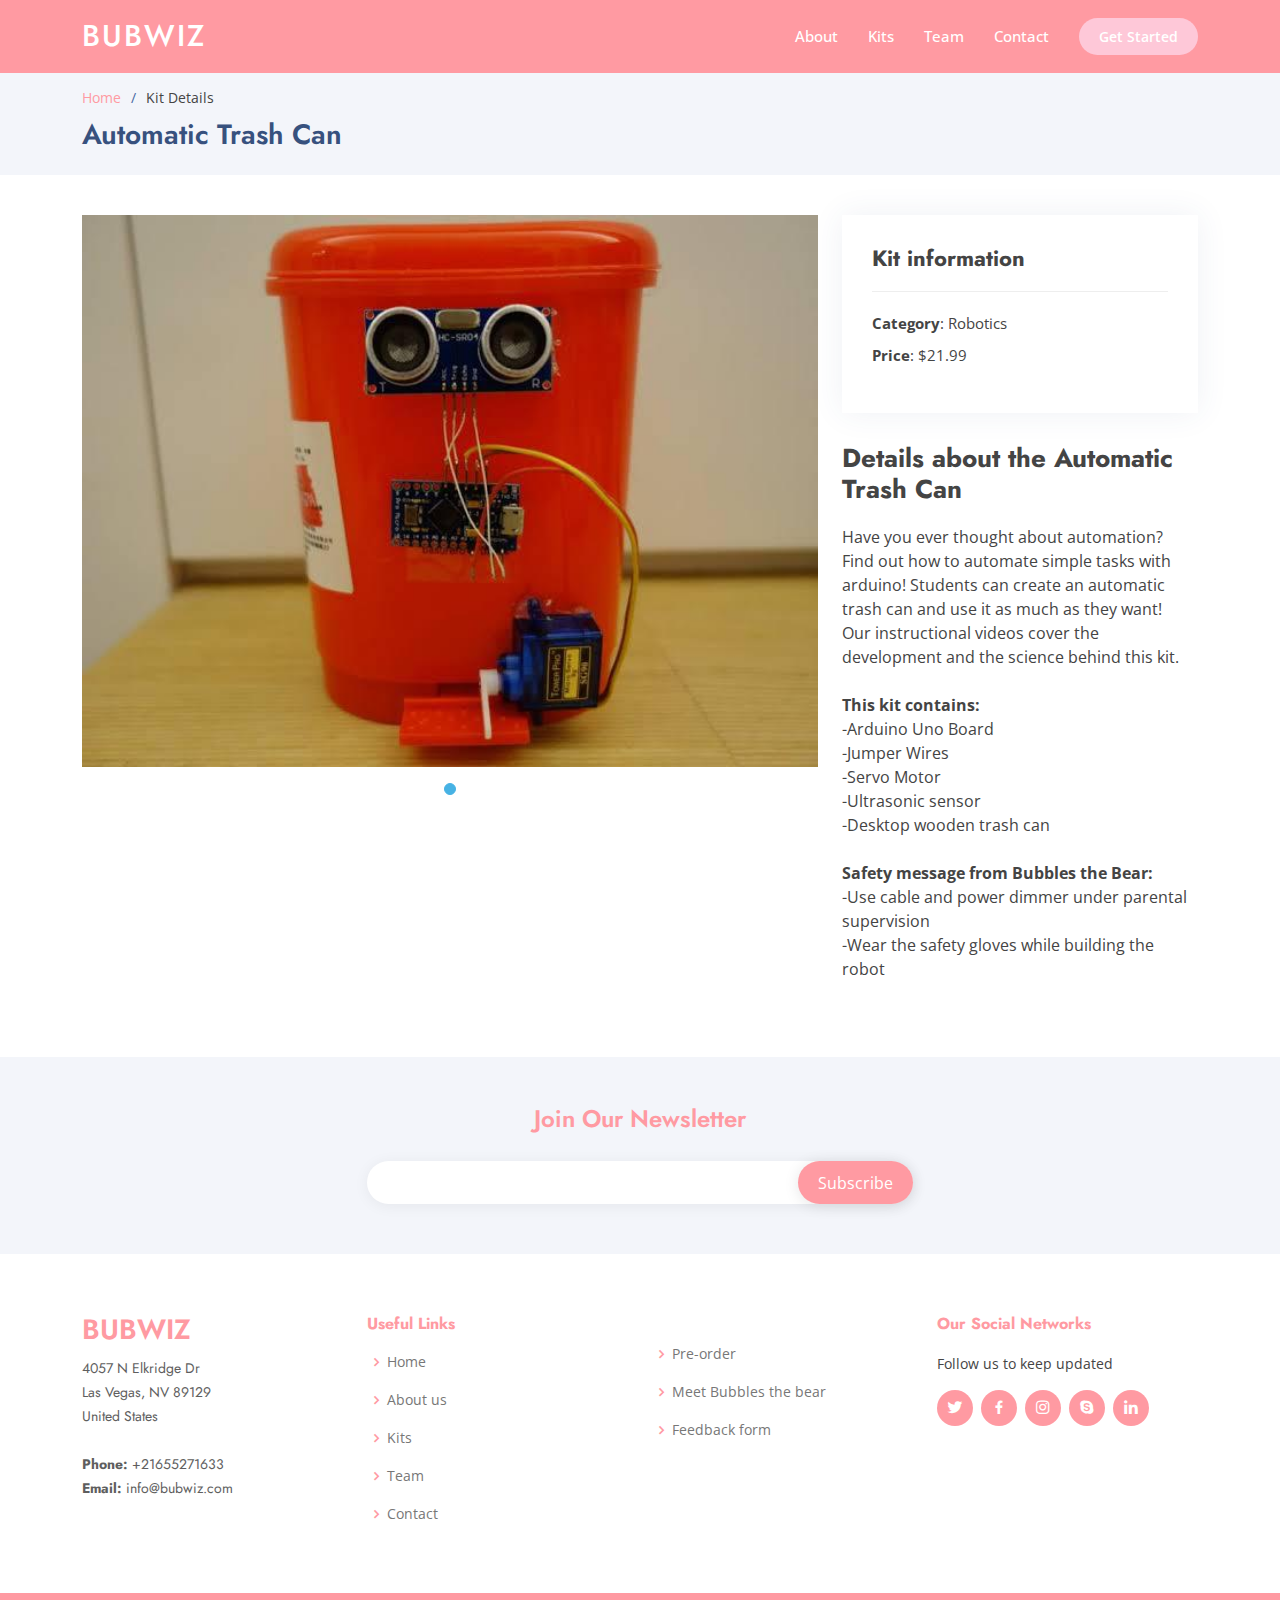
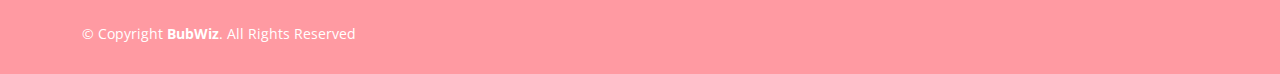
<file: auto-trash.html>
<!DOCTYPE html>
<html lang="en">

<head>
  <meta charset="utf-8">
  <meta content="width=device-width, initial-scale=1.0" name="viewport">

  <title>Automatic Trash Can - BubWiz</title>
  <meta content="" name="description">
  <meta content="" name="keywords">

  <!-- Favicons -->
  <link href="assets/img/favicon.png" rel="icon">
  <link href="assets/img/apple-touch-icon.png" rel="apple-touch-icon">

  <!-- Google Fonts -->
  <link href="https://fonts.googleapis.com/css?family=Open+Sans:300,300i,400,400i,600,600i,700,700i|Jost:300,300i,400,400i,500,500i,600,600i,700,700i|Poppins:300,300i,400,400i,500,500i,600,600i,700,700i" rel="stylesheet">

  <!-- Vendor CSS Files -->
  <link href="assets/vendor/aos/aos.css" rel="stylesheet">
  <link href="assets/vendor/bootstrap/css/bootstrap.min.css" rel="stylesheet">
  <link href="assets/vendor/bootstrap-icons/bootstrap-icons.css" rel="stylesheet">
  <link href="assets/vendor/boxicons/css/boxicons.min.css" rel="stylesheet">
  <link href="assets/vendor/glightbox/css/glightbox.min.css" rel="stylesheet">
  <link href="assets/vendor/remixicon/remixicon.css" rel="stylesheet">
  <link href="assets/vendor/swiper/swiper-bundle.min.css" rel="stylesheet">

  <!-- Template Main CSS File -->
  <link href="assets/css/style.css" rel="stylesheet">

  <!-- =======================================================
  * Template Name: Arsha - v4.3.0
  * Template URL: https://bootstrapmade.com/arsha-free-bootstrap-html-template-corporate/
  * Author: BootstrapMade.com
  * License: https://bootstrapmade.com/license/
  ======================================================== -->
</head>

<body>

  <!-- ======= Header ======= -->
  <header id="header" class="fixed-top header-inner-pages">
    <div class="container d-flex align-items-center">

      <h1 class="logo me-auto"><a href="index.html">BUBWIZ</a></h1>
      <!-- Uncomment below if you prefer to use an image logo -->
      <!-- <a href="index.html" class="logo me-auto"><img src="assets/img/logo.png" alt="" class="img-fluid"></a>-->

      <nav id="navbar" class="navbar">
        <ul>
          <li><a class="nav-link scrollto" href="#about">About</a></li>
          <li><a class="nav-link   scrollto" href="#kits">Kits</a></li>
          <li><a class="nav-link scrollto" href="#team">Team</a></li>
          <li><a class="nav-link scrollto" href="#contact">Contact</a></li>
          <li><a class="getstarted scrollto" href="#about">Get Started</a></li>
        </ul>
        <i class="bi bi-list mobile-nav-toggle"></i>
      </nav><!-- .navbar -->

    </div>
  </header><!-- End Header -->

  <main id="main">

    <!-- ======= Breadcrumbs ======= -->
    <section id="breadcrumbs" class="breadcrumbs">
      <div class="container">

        <ol>
          <li><a href="index.html">Home</a></li>
          <li>Kit Details</li>
        </ol>
        <h2>Automatic Trash Can</h2>

      </div>
    </section><!-- End Breadcrumbs -->

    <!-- ======= Portfolio Details Section ======= -->
    <section id="portfolio-details" class="portfolio-details">
      <div class="container">

        <div class="row gy-4">

          <div class="col-lg-8">
            <div class="portfolio-details-slider swiper-container">
              <div class="swiper-wrapper align-items-center">
                <div class="swiper-slide">
                  <img src="assets/img/portfolio/portfolio-3.jpg" alt="">
                </div>

              </div>
              <div class="swiper-pagination"></div>
            </div>
          </div>

          <div class="col-lg-4">
            <div class="portfolio-info">
              <h3>Kit information</h3>
              <ul>
                <li><strong>Category</strong>: Robotics</li>
                <li><strong>Price</strong>: $21.99</li>
              </ul>
            </div>
            <div class="portfolio-description">
              <h2>Details about the Automatic Trash Can</h2>
              <p>
                Have you ever thought about automation? Find out how to automate simple tasks with arduino! Students can create an automatic trash can and use it as much as they want!<br>
    Our instructional videos cover the development and the science behind this kit.<br><br>
    <strong>This kit contains:</strong> <br>
    -Arduino Uno Board <br>
    -Jumper Wires <br>
    -Servo Motor <br>
    -Ultrasonic sensor <br>
    -Desktop wooden trash can <br><br>

    <strong>Safety message from Bubbles the Bear: </strong><br>
    -Use cable and power dimmer under parental supervision <br>
    -Wear the safety gloves while building the robot <br>



              </p>
            </div>
          </div>

        </div>

      </div>
    </section><!-- End Portfolio Details Section -->

  </main><!-- End #main -->

  <!-- ======= Footer ======= -->
  <footer id="footer">

    <div class="footer-newsletter">
      <div class="container">
        <div class="row justify-content-center">
          <div class="col-lg-6">
            <h4>Join Our Newsletter</h4>
            <form action="" method="post">
              <input type="email" name="email"><input type="submit" value="Subscribe">
            </form>
          </div>
        </div>
      </div>
    </div>

    <div class="footer-top">
      <div class="container">
        <div class="row">

          <div class="col-lg-3 col-md-6 footer-contact">
            <h3>BubWiz</h3>
            <p>
            4057 N Elkridge Dr <br>
            Las Vegas, NV 89129<br>
              United States <br><br>
              <strong>Phone:</strong> +21655271633<br>
              <strong>Email:</strong> info@bubwiz.com<br>
            </p>
          </div>

          <div class="col-lg-3 col-md-6 footer-links">
            <h4>Useful Links</h4>
            <ul>
              <li><i class="bx bx-chevron-right"></i> <a href="#">Home</a></li>
              <li><i class="bx bx-chevron-right"></i> <a href="#about">About us</a></li>
              <li><i class="bx bx-chevron-right"></i> <a href="#kits">Kits</a></li>
              <li><i class="bx bx-chevron-right"></i> <a href="#team">Team</a></li>
              <li><i class="bx bx-chevron-right"></i> <a href="#contact">Contact</a></li>


            </ul>
          </div>

          <div class="col-lg-3 col-md-6 footer-links">
            <ul>
              <br>
              <li><i class="bx bx-chevron-right"></i> <a href="#">Pre-order</a></li>
              <li><i class="bx bx-chevron-right"></i> <a href="#">Meet Bubbles the bear</a></li>
              <li><i class="bx bx-chevron-right"></i> <a href="#">Feedback form</a></li>
            </ul>
          </div>

          <div class="col-lg-3 col-md-6 footer-links">
            <h4>Our Social Networks</h4>
            <p>Follow us to keep updated</p>
            <div class="social-links mt-3">
              <a href="#" class="twitter"><i class="bx bxl-twitter"></i></a>
              <a href="#" class="facebook"><i class="bx bxl-facebook"></i></a>
              <a href="#" class="instagram"><i class="bx bxl-instagram"></i></a>
              <a href="#" class="google-plus"><i class="bx bxl-skype"></i></a>
              <a href="#" class="linkedin"><i class="bx bxl-linkedin"></i></a>
            </div>
          </div>

        </div>
      </div>
    </div>

    <div class="container footer-bottom clearfix">
      <div class="copyright">
        &copy; Copyright <strong><span>BubWiz</span></strong>. All Rights Reserved
      </div>
  </footer><!-- End Footer -->

  <div id="preloader"></div>
  <a href="#" class="back-to-top d-flex align-items-center justify-content-center"><i class="bi bi-arrow-up-short"></i></a>

  <!-- Vendor JS Files -->
  <script src="assets/vendor/aos/aos.js"></script>
  <script src="assets/vendor/bootstrap/js/bootstrap.bundle.min.js"></script>
  <script src="assets/vendor/glightbox/js/glightbox.min.js"></script>
  <script src="assets/vendor/isotope-layout/isotope.pkgd.min.js"></script>
  <script src="assets/vendor/php-email-form/validate.js"></script>
  <script src="assets/vendor/swiper/swiper-bundle.min.js"></script>
  <script src="assets/vendor/waypoints/noframework.waypoints.js"></script>

  <!-- Template Main JS File -->
  <script src="assets/js/main.js"></script>

</body>

</html>
</file>
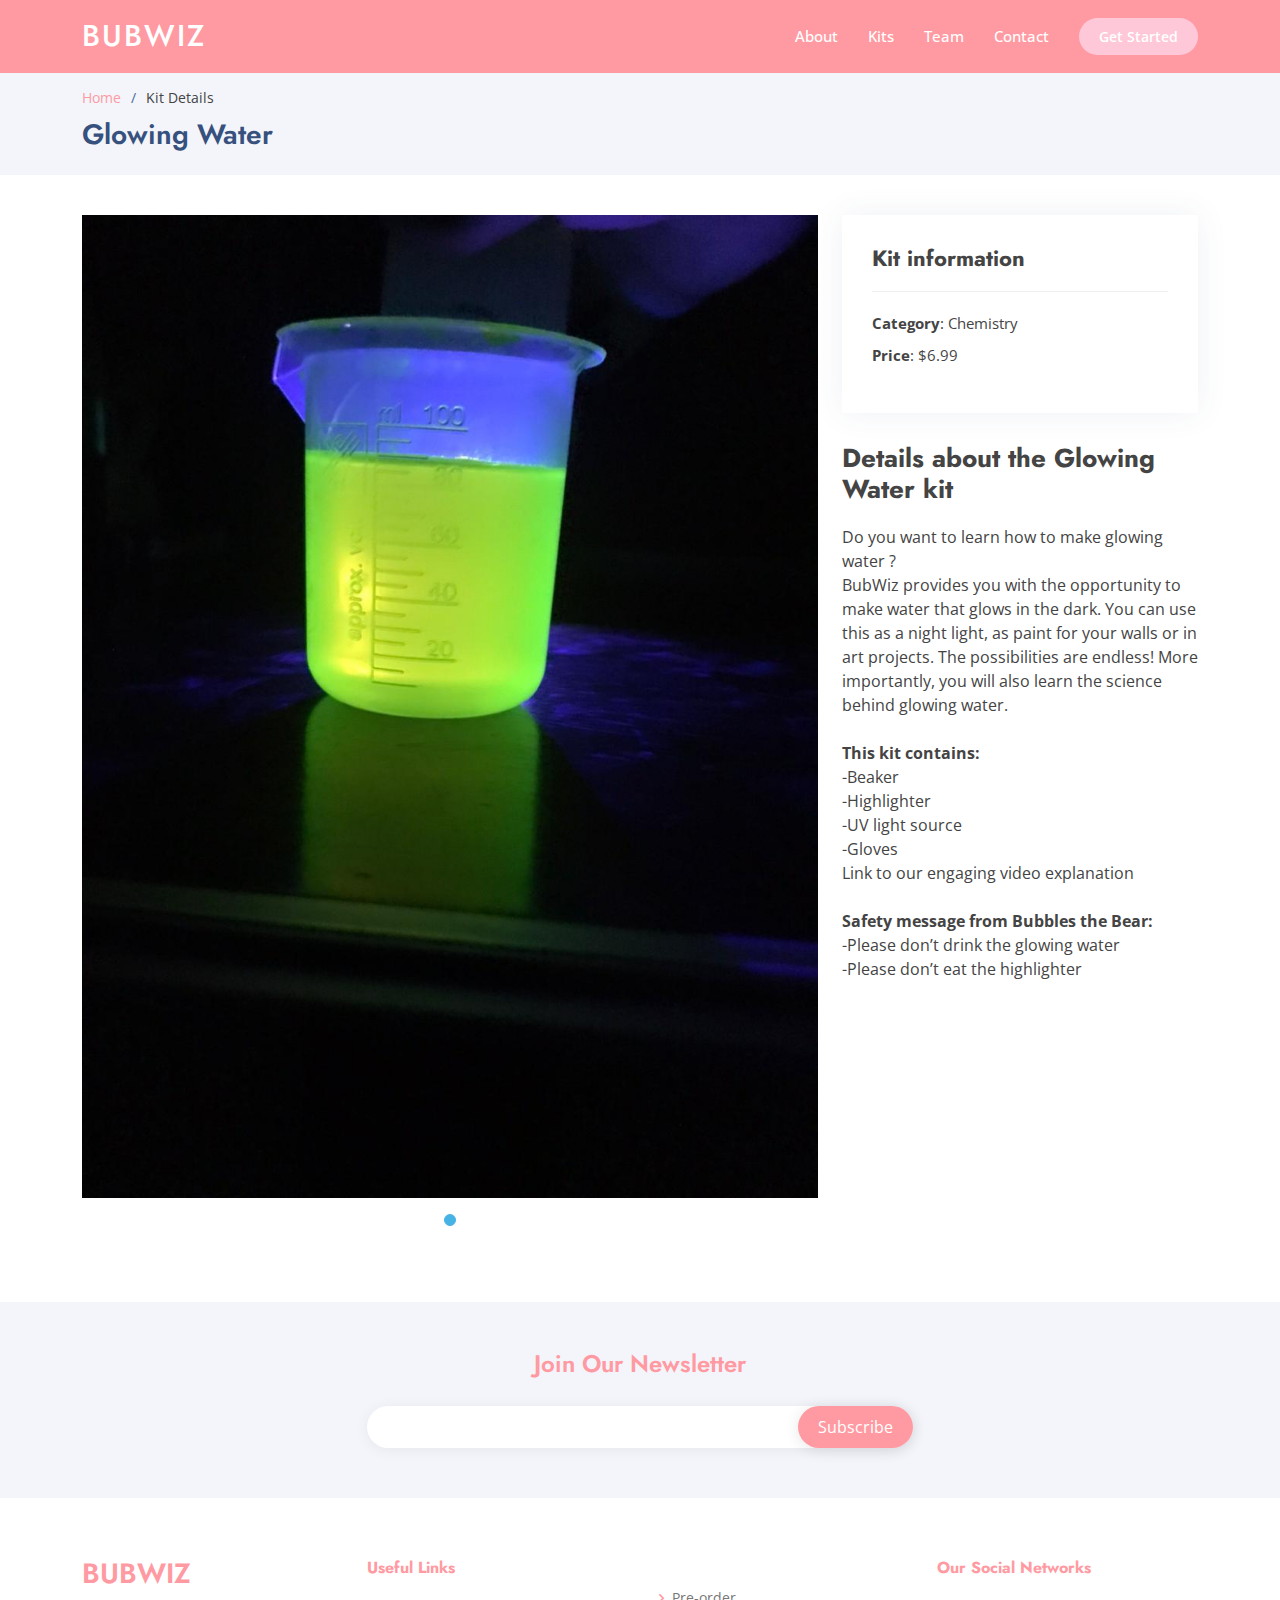
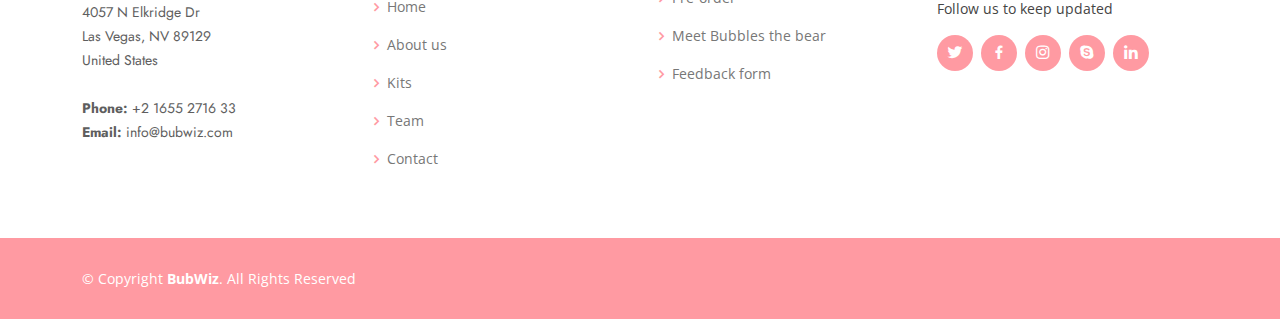
<file: glowing-water.html>
<!DOCTYPE html>
<html lang="en">

<head>
  <meta charset="utf-8">
  <meta content="width=device-width, initial-scale=1.0" name="viewport">

  <title>Glowing Water - BubWiz</title>
  <meta content="" name="description">
  <meta content="" name="keywords">

  <!-- Favicons -->
  <link href="assets/img/favicon.png" rel="icon">
  <link href="assets/img/apple-touch-icon.png" rel="apple-touch-icon">

  <!-- Google Fonts -->
  <link href="https://fonts.googleapis.com/css?family=Open+Sans:300,300i,400,400i,600,600i,700,700i|Jost:300,300i,400,400i,500,500i,600,600i,700,700i|Poppins:300,300i,400,400i,500,500i,600,600i,700,700i" rel="stylesheet">

  <!-- Vendor CSS Files -->
  <link href="assets/vendor/aos/aos.css" rel="stylesheet">
  <link href="assets/vendor/bootstrap/css/bootstrap.min.css" rel="stylesheet">
  <link href="assets/vendor/bootstrap-icons/bootstrap-icons.css" rel="stylesheet">
  <link href="assets/vendor/boxicons/css/boxicons.min.css" rel="stylesheet">
  <link href="assets/vendor/glightbox/css/glightbox.min.css" rel="stylesheet">
  <link href="assets/vendor/remixicon/remixicon.css" rel="stylesheet">
  <link href="assets/vendor/swiper/swiper-bundle.min.css" rel="stylesheet">

  <!-- Template Main CSS File -->
  <link href="assets/css/style.css" rel="stylesheet">

  <!-- =======================================================
  * Template Name: Arsha - v4.3.0
  * Template URL: https://bootstrapmade.com/arsha-free-bootstrap-html-template-corporate/
  * Author: BootstrapMade.com
  * License: https://bootstrapmade.com/license/
  ======================================================== -->
</head>

<body>

  <!-- ======= Header ======= -->
  <header id="header" class="fixed-top header-inner-pages">
    <div class="container d-flex align-items-center">

      <h1 class="logo me-auto"><a href="index.html">BUBWIZ</a></h1>
      <!-- Uncomment below if you prefer to use an image logo -->
      <!-- <a href="index.html" class="logo me-auto"><img src="assets/img/logo.png" alt="" class="img-fluid"></a>-->

      <nav id="navbar" class="navbar">
        <ul>
          <li><a class="nav-link scrollto" href="#about">About</a></li>
          <li><a class="nav-link   scrollto" href="#kits">Kits</a></li>
          <li><a class="nav-link scrollto" href="#team">Team</a></li>
          <li><a class="nav-link scrollto" href="#contact">Contact</a></li>
          <li><a class="getstarted scrollto" href="#about">Get Started</a></li>
        </ul>
        <i class="bi bi-list mobile-nav-toggle"></i>
      </nav><!-- .navbar -->

    </div>
  </header><!-- End Header -->

  <main id="main">

    <!-- ======= Breadcrumbs ======= -->
    <section id="breadcrumbs" class="breadcrumbs">
      <div class="container">

        <ol>
          <li><a href="index.html">Home</a></li>
          <li>Kit Details</li>
        </ol>
        <h2>Glowing Water</h2>

      </div>
    </section><!-- End Breadcrumbs -->

    <!-- ======= Portfolio Details Section ======= -->
    <section id="portfolio-details" class="portfolio-details">
      <div class="container">

        <div class="row gy-4">

          <div class="col-lg-8">
            <div class="portfolio-details-slider swiper-container">
              <div class="swiper-wrapper align-items-center">
                <div class="swiper-slide">
                  <img src="assets/img/portfolio/portfolio-1.jpg" alt="">
                </div>

              </div>
              <div class="swiper-pagination"></div>
            </div>
          </div>

          <div class="col-lg-4">
            <div class="portfolio-info">
              <h3>Kit information</h3>
              <ul>
                <li><strong>Category</strong>: Chemistry</li>
                <li><strong>Price</strong>: $6.99</li>
              </ul>
            </div>
            <div class="portfolio-description">
              <h2>Details about the Glowing Water kit</h2>
              <p>
                Do you want to learn how to make glowing water ? <br>
BubWiz provides you with the opportunity to make water that glows in the dark. You can use this as a night light, as paint for your walls or in art projects. The possibilities are endless! More importantly, you will also learn the science behind glowing water.
<br><br> <strong>This kit contains:</strong> <br>
-Beaker <br>
-Highlighter <br>
-UV light source  <br>
-Gloves <br>
Link to our engaging video explanation <br><br>
<strong>Safety message from Bubbles the Bear:</strong> <br>
-Please don’t drink the glowing water <br>
-Please don’t eat the highlighter

              </p>
            </div>
          </div>

        </div>

      </div>
    </section><!-- End Portfolio Details Section -->

  </main><!-- End #main -->

  <!-- ======= Footer ======= -->
  <footer id="footer">

    <div class="footer-newsletter">
      <div class="container">
        <div class="row justify-content-center">
          <div class="col-lg-6">
            <h4>Join Our Newsletter</h4>
            <form action="" method="post">
              <input type="email" name="email"><input type="submit" value="Subscribe">
            </form>
          </div>
        </div>
      </div>
    </div>

    <div class="footer-top">
      <div class="container">
        <div class="row">

          <div class="col-lg-3 col-md-6 footer-contact">
            <h3>BubWiz</h3>
            <p>
            4057 N Elkridge Dr <br>
            Las Vegas, NV 89129<br>
              United States <br><br>
              <strong>Phone:</strong> +2 1655 2716 33<br>
              <strong>Email:</strong> info@bubwiz.com<br>
            </p>
          </div>

          <div class="col-lg-3 col-md-6 footer-links">
            <h4>Useful Links</h4>
            <ul>
              <li><i class="bx bx-chevron-right"></i> <a href="#">Home</a></li>
              <li><i class="bx bx-chevron-right"></i> <a href="#about">About us</a></li>
              <li><i class="bx bx-chevron-right"></i> <a href="#kits">Kits</a></li>
              <li><i class="bx bx-chevron-right"></i> <a href="#team">Team</a></li>
              <li><i class="bx bx-chevron-right"></i> <a href="#contact">Contact</a></li>


            </ul>
          </div>

          <div class="col-lg-3 col-md-6 footer-links">
            <ul>
              <br>
              <li><i class="bx bx-chevron-right"></i> <a href="#">Pre-order</a></li>
              <li><i class="bx bx-chevron-right"></i> <a href="#">Meet Bubbles the bear</a></li>
              <li><i class="bx bx-chevron-right"></i> <a href="#">Feedback form</a></li>
            </ul>
          </div>

          <div class="col-lg-3 col-md-6 footer-links">
            <h4>Our Social Networks</h4>
            <p>Follow us to keep updated</p>
            <div class="social-links mt-3">
              <a href="#" class="twitter"><i class="bx bxl-twitter"></i></a>
              <a href="#" class="facebook"><i class="bx bxl-facebook"></i></a>
              <a href="#" class="instagram"><i class="bx bxl-instagram"></i></a>
              <a href="#" class="google-plus"><i class="bx bxl-skype"></i></a>
              <a href="#" class="linkedin"><i class="bx bxl-linkedin"></i></a>
            </div>
          </div>

        </div>
      </div>
    </div>

    <div class="container footer-bottom clearfix">
      <div class="copyright">
        &copy; Copyright <strong><span>BubWiz</span></strong>. All Rights Reserved
      </div>
  </footer><!-- End Footer -->

  <div id="preloader"></div>
  <a href="#" class="back-to-top d-flex align-items-center justify-content-center"><i class="bi bi-arrow-up-short"></i></a>

  <!-- Vendor JS Files -->
  <script src="assets/vendor/aos/aos.js"></script>
  <script src="assets/vendor/bootstrap/js/bootstrap.bundle.min.js"></script>
  <script src="assets/vendor/glightbox/js/glightbox.min.js"></script>
  <script src="assets/vendor/isotope-layout/isotope.pkgd.min.js"></script>
  <script src="assets/vendor/php-email-form/validate.js"></script>
  <script src="assets/vendor/swiper/swiper-bundle.min.js"></script>
  <script src="assets/vendor/waypoints/noframework.waypoints.js"></script>

  <!-- Template Main JS File -->
  <script src="assets/js/main.js"></script>

</body>

</html>
</file>
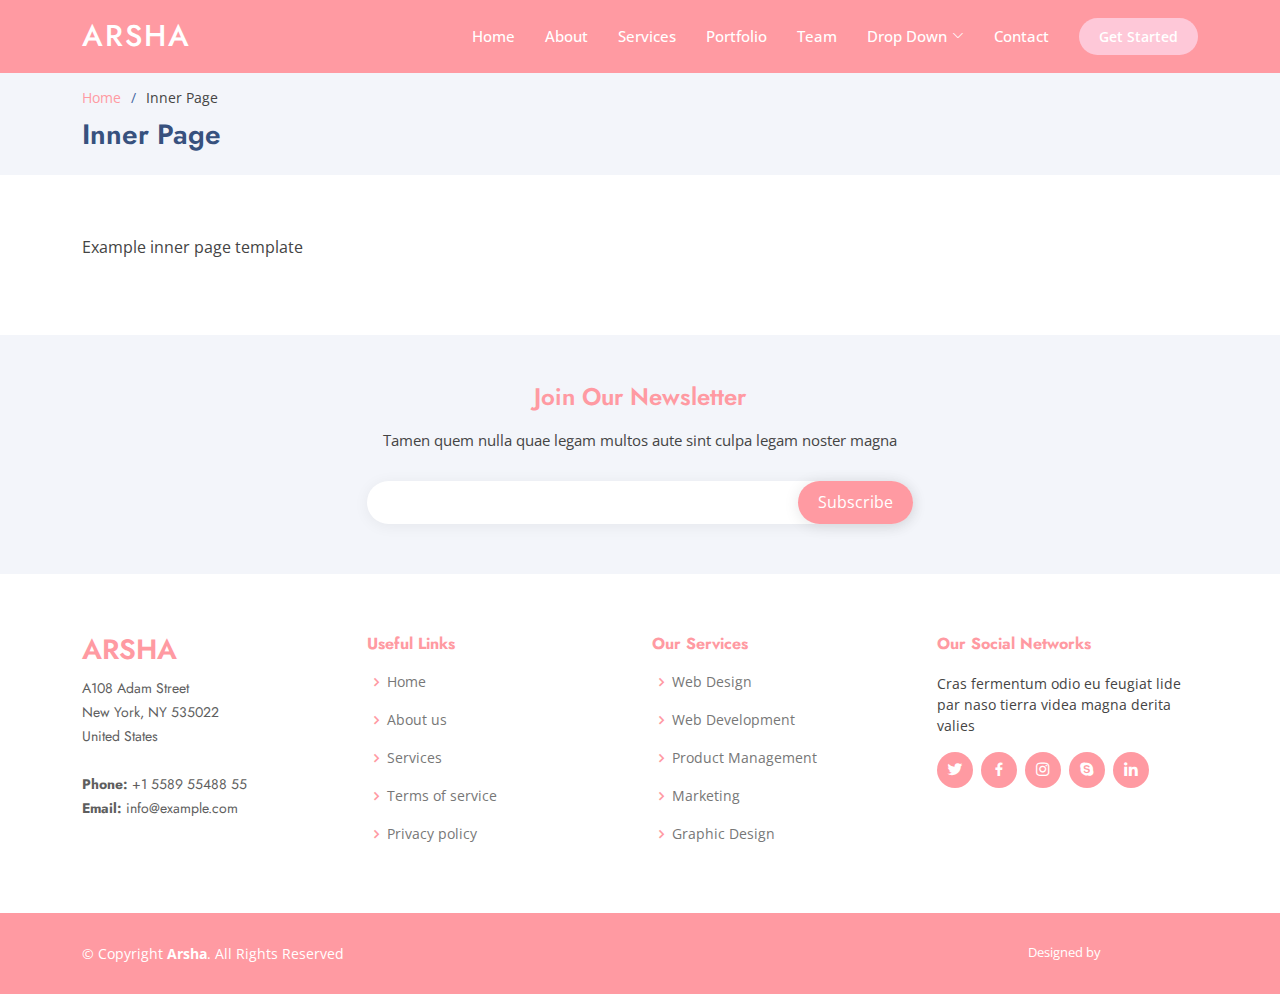
<file: inner-page.html>
<!DOCTYPE html>
<html lang="en">

<head>
  <meta charset="utf-8">
  <meta content="width=device-width, initial-scale=1.0" name="viewport">

  <title>Inner Page - Arsha Bootstrap Template</title>
  <meta content="" name="description">
  <meta content="" name="keywords">

  <!-- Favicons -->
  <link href="assets/img/favicon.png" rel="icon">
  <link href="assets/img/apple-touch-icon.png" rel="apple-touch-icon">

  <!-- Google Fonts -->
  <link href="https://fonts.googleapis.com/css?family=Open+Sans:300,300i,400,400i,600,600i,700,700i|Jost:300,300i,400,400i,500,500i,600,600i,700,700i|Poppins:300,300i,400,400i,500,500i,600,600i,700,700i" rel="stylesheet">

  <!-- Vendor CSS Files -->
  <link href="assets/vendor/aos/aos.css" rel="stylesheet">
  <link href="assets/vendor/bootstrap/css/bootstrap.min.css" rel="stylesheet">
  <link href="assets/vendor/bootstrap-icons/bootstrap-icons.css" rel="stylesheet">
  <link href="assets/vendor/boxicons/css/boxicons.min.css" rel="stylesheet">
  <link href="assets/vendor/glightbox/css/glightbox.min.css" rel="stylesheet">
  <link href="assets/vendor/remixicon/remixicon.css" rel="stylesheet">
  <link href="assets/vendor/swiper/swiper-bundle.min.css" rel="stylesheet">

  <!-- Template Main CSS File -->
  <link href="assets/css/style.css" rel="stylesheet">

  <!-- =======================================================
  * Template Name: Arsha - v4.3.0
  * Template URL: https://bootstrapmade.com/arsha-free-bootstrap-html-template-corporate/
  * Author: BootstrapMade.com
  * License: https://bootstrapmade.com/license/
  ======================================================== -->
</head>

<body>

  <!-- ======= Header ======= -->
  <header id="header" class="fixed-top header-inner-pages">
    <div class="container d-flex align-items-center">

      <h1 class="logo me-auto"><a href="index.html">Arsha</a></h1>
      <!-- Uncomment below if you prefer to use an image logo -->
      <!-- <a href="index.html" class="logo me-auto"><img src="assets/img/logo.png" alt="" class="img-fluid"></a>-->

      <nav id="navbar" class="navbar">
        <ul>
          <li><a class="nav-link scrollto " href="#hero">Home</a></li>
          <li><a class="nav-link scrollto" href="#about">About</a></li>
          <li><a class="nav-link scrollto" href="#services">Services</a></li>
          <li><a class="nav-link   scrollto" href="#portfolio">Portfolio</a></li>
          <li><a class="nav-link scrollto" href="#team">Team</a></li>
          <li class="dropdown"><a href="#"><span>Drop Down</span> <i class="bi bi-chevron-down"></i></a>
            <ul>
              <li><a href="#">Drop Down 1</a></li>
              <li class="dropdown"><a href="#"><span>Deep Drop Down</span> <i class="bi bi-chevron-right"></i></a>
                <ul>
                  <li><a href="#">Deep Drop Down 1</a></li>
                  <li><a href="#">Deep Drop Down 2</a></li>
                  <li><a href="#">Deep Drop Down 3</a></li>
                  <li><a href="#">Deep Drop Down 4</a></li>
                  <li><a href="#">Deep Drop Down 5</a></li>
                </ul>
              </li>
              <li><a href="#">Drop Down 2</a></li>
              <li><a href="#">Drop Down 3</a></li>
              <li><a href="#">Drop Down 4</a></li>
            </ul>
          </li>
          <li><a class="nav-link scrollto" href="#contact">Contact</a></li>
          <li><a class="getstarted scrollto" href="#about">Get Started</a></li>
        </ul>
        <i class="bi bi-list mobile-nav-toggle"></i>
      </nav><!-- .navbar -->

    </div>
  </header><!-- End Header -->

  <main id="main">

    <!-- ======= Breadcrumbs ======= -->
    <section id="breadcrumbs" class="breadcrumbs">
      <div class="container">

        <ol>
          <li><a href="index.html">Home</a></li>
          <li>Inner Page</li>
        </ol>
        <h2>Inner Page</h2>

      </div>
    </section><!-- End Breadcrumbs -->

    <section class="inner-page">
      <div class="container">
        <p>
          Example inner page template
        </p>
      </div>
    </section>

  </main><!-- End #main -->

  <!-- ======= Footer ======= -->
  <footer id="footer">

    <div class="footer-newsletter">
      <div class="container">
        <div class="row justify-content-center">
          <div class="col-lg-6">
            <h4>Join Our Newsletter</h4>
            <p>Tamen quem nulla quae legam multos aute sint culpa legam noster magna</p>
            <form action="" method="post">
              <input type="email" name="email"><input type="submit" value="Subscribe">
            </form>
          </div>
        </div>
      </div>
    </div>

    <div class="footer-top">
      <div class="container">
        <div class="row">

          <div class="col-lg-3 col-md-6 footer-contact">
            <h3>Arsha</h3>
            <p>
              A108 Adam Street <br>
              New York, NY 535022<br>
              United States <br><br>
              <strong>Phone:</strong> +1 5589 55488 55<br>
              <strong>Email:</strong> info@example.com<br>
            </p>
          </div>

          <div class="col-lg-3 col-md-6 footer-links">
            <h4>Useful Links</h4>
            <ul>
              <li><i class="bx bx-chevron-right"></i> <a href="#">Home</a></li>
              <li><i class="bx bx-chevron-right"></i> <a href="#">About us</a></li>
              <li><i class="bx bx-chevron-right"></i> <a href="#">Services</a></li>
              <li><i class="bx bx-chevron-right"></i> <a href="#">Terms of service</a></li>
              <li><i class="bx bx-chevron-right"></i> <a href="#">Privacy policy</a></li>
            </ul>
          </div>

          <div class="col-lg-3 col-md-6 footer-links">
            <h4>Our Services</h4>
            <ul>
              <li><i class="bx bx-chevron-right"></i> <a href="#">Web Design</a></li>
              <li><i class="bx bx-chevron-right"></i> <a href="#">Web Development</a></li>
              <li><i class="bx bx-chevron-right"></i> <a href="#">Product Management</a></li>
              <li><i class="bx bx-chevron-right"></i> <a href="#">Marketing</a></li>
              <li><i class="bx bx-chevron-right"></i> <a href="#">Graphic Design</a></li>
            </ul>
          </div>

          <div class="col-lg-3 col-md-6 footer-links">
            <h4>Our Social Networks</h4>
            <p>Cras fermentum odio eu feugiat lide par naso tierra videa magna derita valies</p>
            <div class="social-links mt-3">
              <a href="#" class="twitter"><i class="bx bxl-twitter"></i></a>
              <a href="#" class="facebook"><i class="bx bxl-facebook"></i></a>
              <a href="#" class="instagram"><i class="bx bxl-instagram"></i></a>
              <a href="#" class="google-plus"><i class="bx bxl-skype"></i></a>
              <a href="#" class="linkedin"><i class="bx bxl-linkedin"></i></a>
            </div>
          </div>

        </div>
      </div>
    </div>

    <div class="container footer-bottom clearfix">
      <div class="copyright">
        &copy; Copyright <strong><span>Arsha</span></strong>. All Rights Reserved
      </div>
      <div class="credits">
        <!-- All the links in the footer should remain intact. -->
        <!-- You can delete the links only if you purchased the pro version. -->
        <!-- Licensing information: https://bootstrapmade.com/license/ -->
        <!-- Purchase the pro version with working PHP/AJAX contact form: https://bootstrapmade.com/arsha-free-bootstrap-html-template-corporate/ -->
        Designed by <a href="https://bootstrapmade.com/">BootstrapMade</a>
      </div>
    </div>
  </footer><!-- End Footer -->

  <div id="preloader"></div>
  <a href="#" class="back-to-top d-flex align-items-center justify-content-center"><i class="bi bi-arrow-up-short"></i></a>

  <!-- Vendor JS Files -->
  <script src="assets/vendor/aos/aos.js"></script>
  <script src="assets/vendor/bootstrap/js/bootstrap.bundle.min.js"></script>
  <script src="assets/vendor/glightbox/js/glightbox.min.js"></script>
  <script src="assets/vendor/isotope-layout/isotope.pkgd.min.js"></script>
  <script src="assets/vendor/php-email-form/validate.js"></script>
  <script src="assets/vendor/swiper/swiper-bundle.min.js"></script>
  <script src="assets/vendor/waypoints/noframework.waypoints.js"></script>

  <!-- Template Main JS File -->
  <script src="assets/js/main.js"></script>

</body>

</html>
</file>
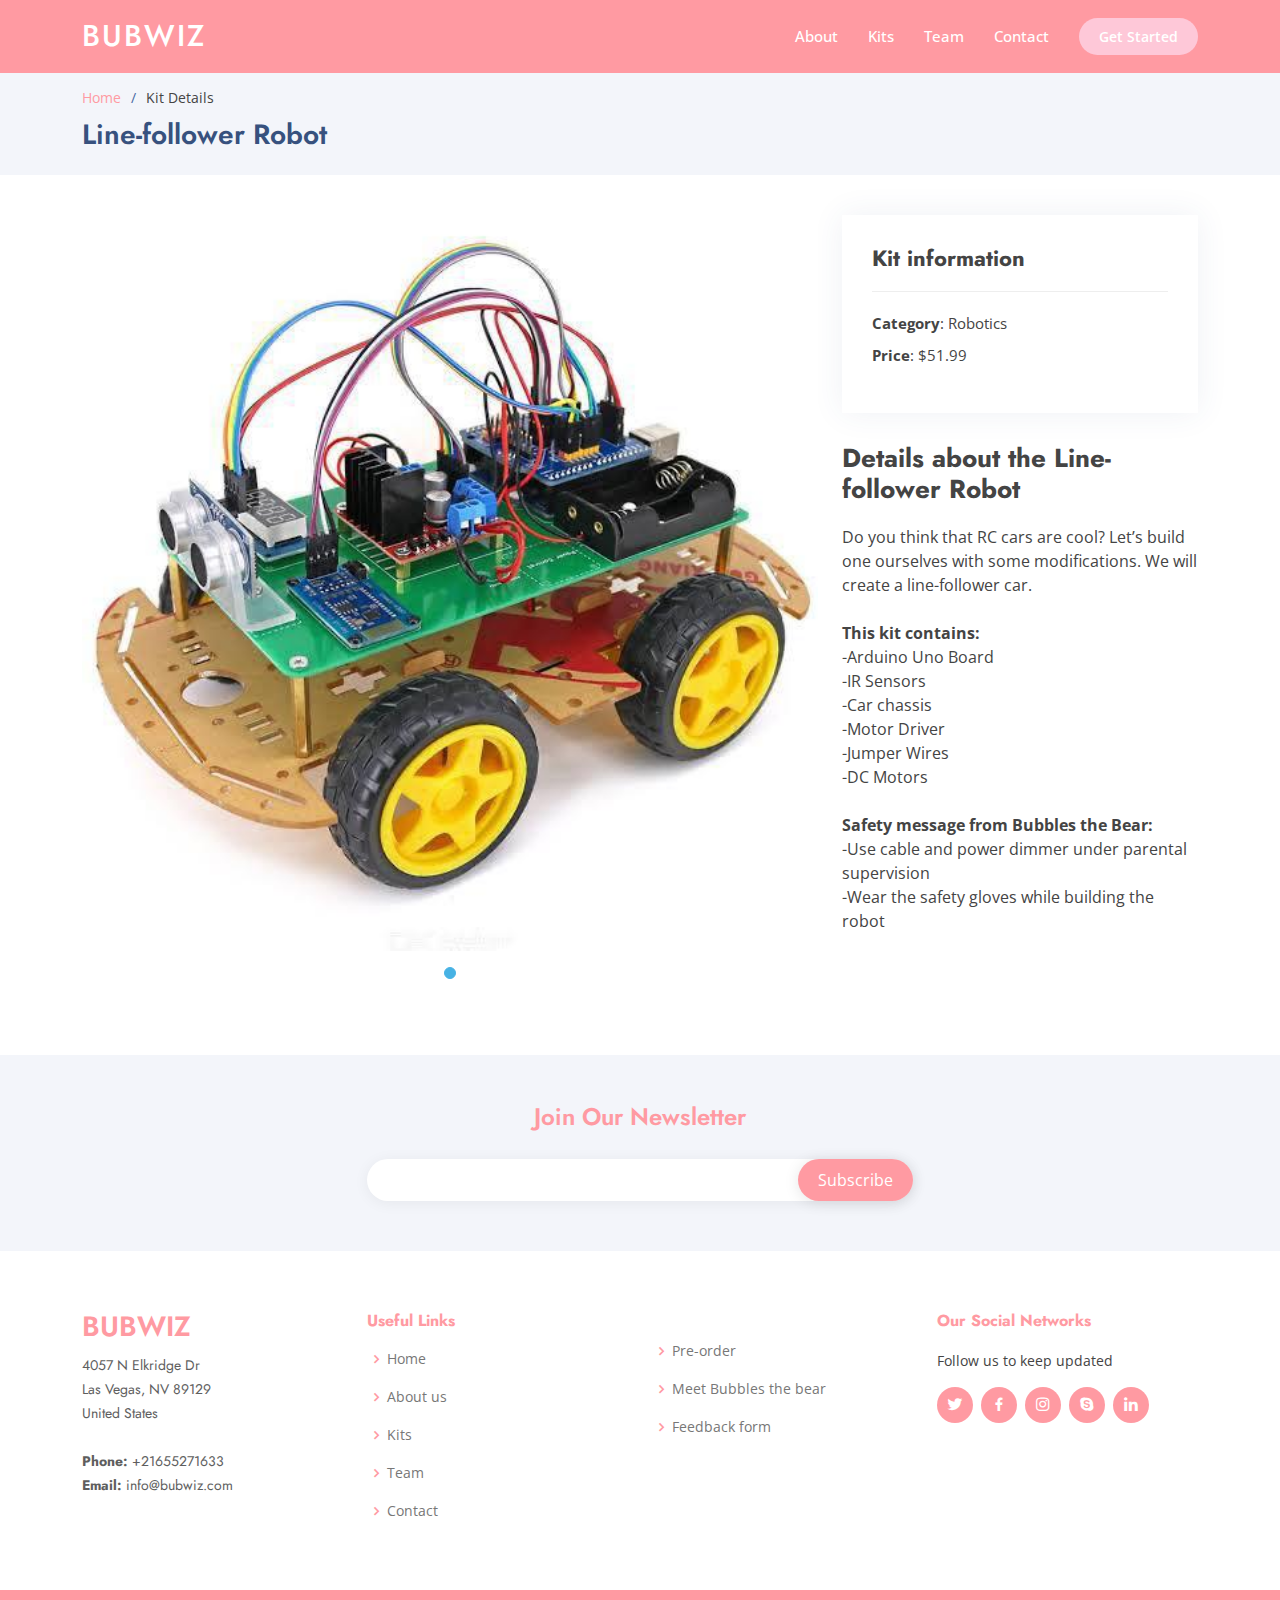
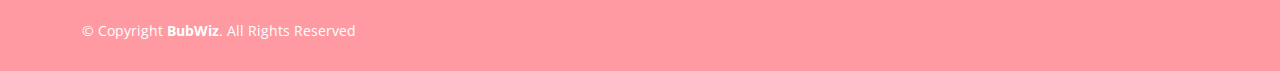
<file: line-follower.html>
<!DOCTYPE html>
<html lang="en">

<head>
  <meta charset="utf-8">
  <meta content="width=device-width, initial-scale=1.0" name="viewport">

  <title>Line-follower Robot - BubWiz</title>
  <meta content="" name="description">
  <meta content="" name="keywords">

  <!-- Favicons -->
  <link href="assets/img/favicon.png" rel="icon">
  <link href="assets/img/apple-touch-icon.png" rel="apple-touch-icon">

  <!-- Google Fonts -->
  <link href="https://fonts.googleapis.com/css?family=Open+Sans:300,300i,400,400i,600,600i,700,700i|Jost:300,300i,400,400i,500,500i,600,600i,700,700i|Poppins:300,300i,400,400i,500,500i,600,600i,700,700i" rel="stylesheet">

  <!-- Vendor CSS Files -->
  <link href="assets/vendor/aos/aos.css" rel="stylesheet">
  <link href="assets/vendor/bootstrap/css/bootstrap.min.css" rel="stylesheet">
  <link href="assets/vendor/bootstrap-icons/bootstrap-icons.css" rel="stylesheet">
  <link href="assets/vendor/boxicons/css/boxicons.min.css" rel="stylesheet">
  <link href="assets/vendor/glightbox/css/glightbox.min.css" rel="stylesheet">
  <link href="assets/vendor/remixicon/remixicon.css" rel="stylesheet">
  <link href="assets/vendor/swiper/swiper-bundle.min.css" rel="stylesheet">

  <!-- Template Main CSS File -->
  <link href="assets/css/style.css" rel="stylesheet">

  <!-- =======================================================
  * Template Name: Arsha - v4.3.0
  * Template URL: https://bootstrapmade.com/arsha-free-bootstrap-html-template-corporate/
  * Author: BootstrapMade.com
  * License: https://bootstrapmade.com/license/
  ======================================================== -->
</head>

<body>

  <!-- ======= Header ======= -->
  <header id="header" class="fixed-top header-inner-pages">
    <div class="container d-flex align-items-center">

      <h1 class="logo me-auto"><a href="index.html">BUBWIZ</a></h1>
      <!-- Uncomment below if you prefer to use an image logo -->
      <!-- <a href="index.html" class="logo me-auto"><img src="assets/img/logo.png" alt="" class="img-fluid"></a>-->

      <nav id="navbar" class="navbar">
        <ul>
          <li><a class="nav-link scrollto" href="#about">About</a></li>
          <li><a class="nav-link   scrollto" href="#kits">Kits</a></li>
          <li><a class="nav-link scrollto" href="#team">Team</a></li>
          <li><a class="nav-link scrollto" href="#contact">Contact</a></li>
          <li><a class="getstarted scrollto" href="#about">Get Started</a></li>
        </ul>
        <i class="bi bi-list mobile-nav-toggle"></i>
      </nav><!-- .navbar -->

    </div>
  </header><!-- End Header -->

  <main id="main">

    <!-- ======= Breadcrumbs ======= -->
    <section id="breadcrumbs" class="breadcrumbs">
      <div class="container">

        <ol>
          <li><a href="index.html">Home</a></li>
          <li>Kit Details</li>
        </ol>
        <h2>Line-follower Robot</h2>

      </div>
    </section><!-- End Breadcrumbs -->

    <!-- ======= Portfolio Details Section ======= -->
    <section id="portfolio-details" class="portfolio-details">
      <div class="container">

        <div class="row gy-4">

          <div class="col-lg-8">
            <div class="portfolio-details-slider swiper-container">
              <div class="swiper-wrapper align-items-center">
                <div class="swiper-slide">
                  <img src="assets/img/portfolio/portfolio-4.jpg" alt="">
                </div>

              </div>
              <div class="swiper-pagination"></div>
            </div>
          </div>

          <div class="col-lg-4">
            <div class="portfolio-info">
              <h3>Kit information</h3>
              <ul>
                <li><strong>Category</strong>: Robotics</li>
                <li><strong>Price</strong>: $51.99</li>
              </ul>
            </div>
            <div class="portfolio-description">
              <h2>Details about the Line-follower Robot</h2>
              <p>

Do you think that RC cars are cool? Let’s build one ourselves with some modifications. We will create a line-follower car. <br><br>
<strong>This kit contains:</strong> <br>
-Arduino Uno Board <br>
-IR Sensors <br>
-Car chassis <br>
-Motor Driver <br>
-Jumper Wires <br>
-DC Motors <br><br>

<strong>Safety message from Bubbles the Bear:</strong> <br>
-Use cable and power dimmer under parental supervision <br>
-Wear the safety gloves while building the robot <br>



              </p>
            </div>
          </div>

        </div>

      </div>
    </section><!-- End Portfolio Details Section -->

  </main><!-- End #main -->

  <!-- ======= Footer ======= -->
  <footer id="footer">

    <div class="footer-newsletter">
      <div class="container">
        <div class="row justify-content-center">
          <div class="col-lg-6">
            <h4>Join Our Newsletter</h4>
            <form action="" method="post">
              <input type="email" name="email"><input type="submit" value="Subscribe">
            </form>
          </div>
        </div>
      </div>
    </div>

    <div class="footer-top">
      <div class="container">
        <div class="row">

          <div class="col-lg-3 col-md-6 footer-contact">
            <h3>BubWiz</h3>
            <p>
            4057 N Elkridge Dr <br>
            Las Vegas, NV 89129<br>
              United States <br><br>
              <strong>Phone:</strong> +21655271633<br>
              <strong>Email:</strong> info@bubwiz.com<br>
            </p>
          </div>

          <div class="col-lg-3 col-md-6 footer-links">
            <h4>Useful Links</h4>
            <ul>
              <li><i class="bx bx-chevron-right"></i> <a href="#">Home</a></li>
              <li><i class="bx bx-chevron-right"></i> <a href="#about">About us</a></li>
              <li><i class="bx bx-chevron-right"></i> <a href="#kits">Kits</a></li>
              <li><i class="bx bx-chevron-right"></i> <a href="#team">Team</a></li>
              <li><i class="bx bx-chevron-right"></i> <a href="#contact">Contact</a></li>


            </ul>
          </div>

          <div class="col-lg-3 col-md-6 footer-links">
            <ul>
              <br>
              <li><i class="bx bx-chevron-right"></i> <a href="#">Pre-order</a></li>
              <li><i class="bx bx-chevron-right"></i> <a href="#">Meet Bubbles the bear</a></li>
              <li><i class="bx bx-chevron-right"></i> <a href="#">Feedback form</a></li>
            </ul>
          </div>

          <div class="col-lg-3 col-md-6 footer-links">
            <h4>Our Social Networks</h4>
            <p>Follow us to keep updated</p>
            <div class="social-links mt-3">
              <a href="#" class="twitter"><i class="bx bxl-twitter"></i></a>
              <a href="#" class="facebook"><i class="bx bxl-facebook"></i></a>
              <a href="#" class="instagram"><i class="bx bxl-instagram"></i></a>
              <a href="#" class="google-plus"><i class="bx bxl-skype"></i></a>
              <a href="#" class="linkedin"><i class="bx bxl-linkedin"></i></a>
            </div>
          </div>

        </div>
      </div>
    </div>

    <div class="container footer-bottom clearfix">
      <div class="copyright">
        &copy; Copyright <strong><span>BubWiz</span></strong>. All Rights Reserved
      </div>
  </footer><!-- End Footer -->

  <div id="preloader"></div>
  <a href="#" class="back-to-top d-flex align-items-center justify-content-center"><i class="bi bi-arrow-up-short"></i></a>

  <!-- Vendor JS Files -->
  <script src="assets/vendor/aos/aos.js"></script>
  <script src="assets/vendor/bootstrap/js/bootstrap.bundle.min.js"></script>
  <script src="assets/vendor/glightbox/js/glightbox.min.js"></script>
  <script src="assets/vendor/isotope-layout/isotope.pkgd.min.js"></script>
  <script src="assets/vendor/php-email-form/validate.js"></script>
  <script src="assets/vendor/swiper/swiper-bundle.min.js"></script>
  <script src="assets/vendor/waypoints/noframework.waypoints.js"></script>

  <!-- Template Main JS File -->
  <script src="assets/js/main.js"></script>

</body>

</html>
</file>
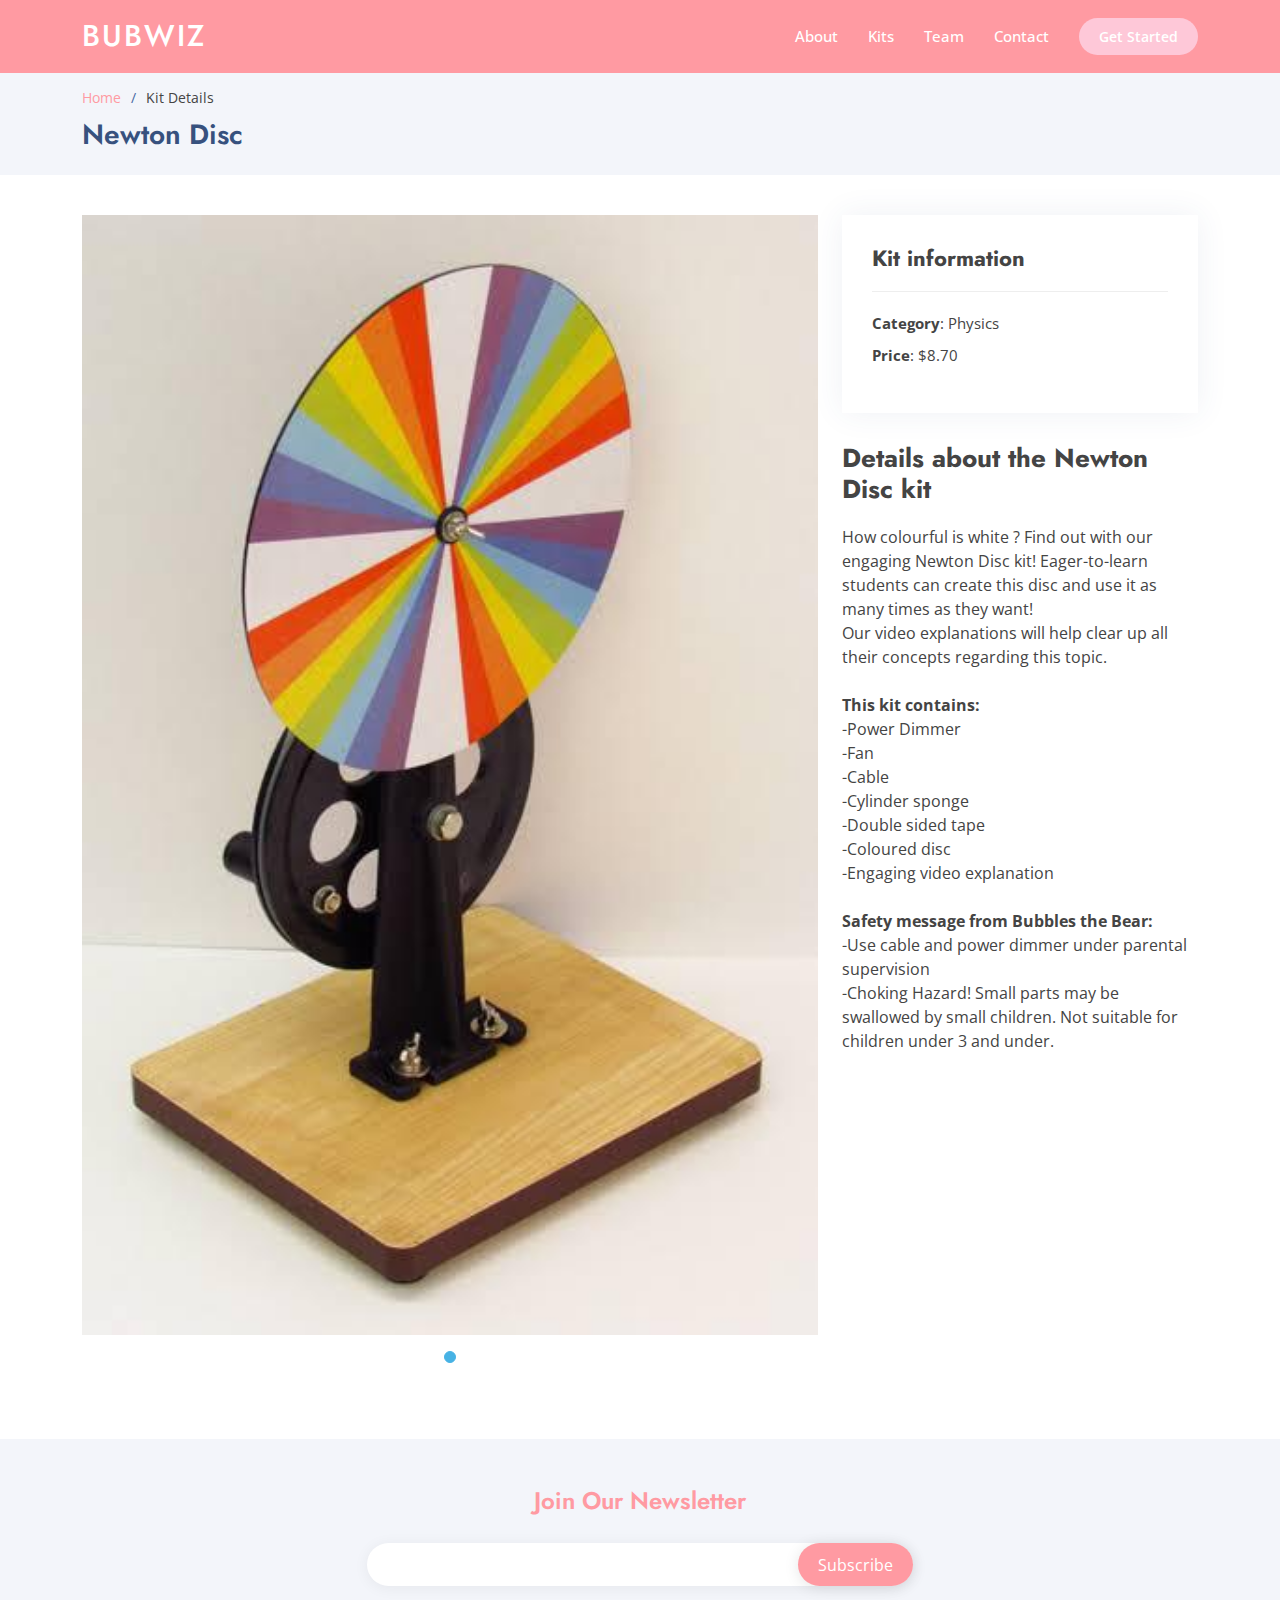
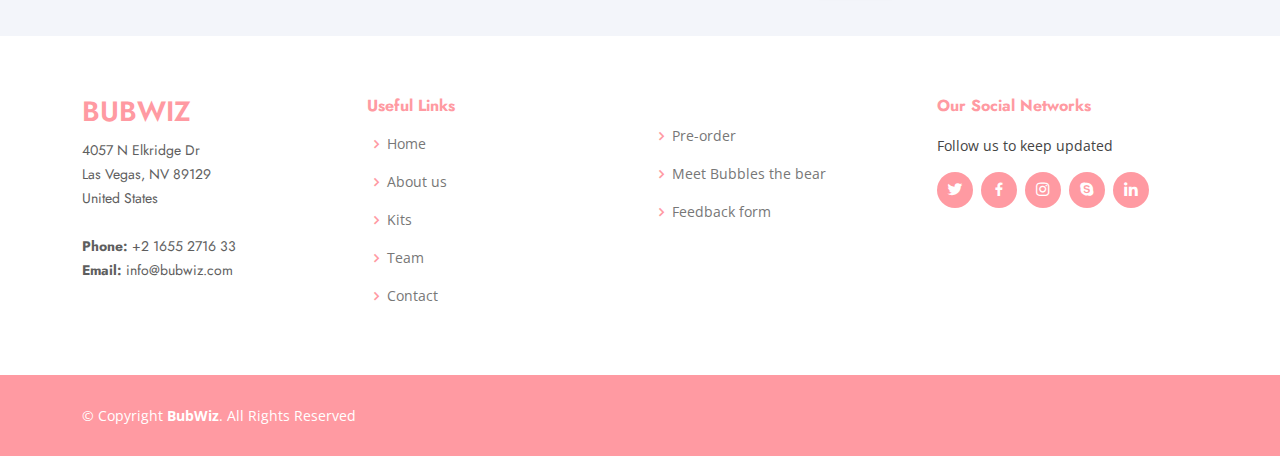
<file: newton-disc.html>
<!DOCTYPE html>
<html lang="en">

<head>
  <meta charset="utf-8">
  <meta content="width=device-width, initial-scale=1.0" name="viewport">

  <title>Newton Disc - BubWiz</title>
  <meta content="" name="description">
  <meta content="" name="keywords">

  <!-- Favicons -->
  <link href="assets/img/favicon.png" rel="icon">
  <link href="assets/img/apple-touch-icon.png" rel="apple-touch-icon">

  <!-- Google Fonts -->
  <link href="https://fonts.googleapis.com/css?family=Open+Sans:300,300i,400,400i,600,600i,700,700i|Jost:300,300i,400,400i,500,500i,600,600i,700,700i|Poppins:300,300i,400,400i,500,500i,600,600i,700,700i" rel="stylesheet">

  <!-- Vendor CSS Files -->
  <link href="assets/vendor/aos/aos.css" rel="stylesheet">
  <link href="assets/vendor/bootstrap/css/bootstrap.min.css" rel="stylesheet">
  <link href="assets/vendor/bootstrap-icons/bootstrap-icons.css" rel="stylesheet">
  <link href="assets/vendor/boxicons/css/boxicons.min.css" rel="stylesheet">
  <link href="assets/vendor/glightbox/css/glightbox.min.css" rel="stylesheet">
  <link href="assets/vendor/remixicon/remixicon.css" rel="stylesheet">
  <link href="assets/vendor/swiper/swiper-bundle.min.css" rel="stylesheet">

  <!-- Template Main CSS File -->
  <link href="assets/css/style.css" rel="stylesheet">

  <!-- =======================================================
  * Template Name: Arsha - v4.3.0
  * Template URL: https://bootstrapmade.com/arsha-free-bootstrap-html-template-corporate/
  * Author: BootstrapMade.com
  * License: https://bootstrapmade.com/license/
  ======================================================== -->
</head>

<body>

  <!-- ======= Header ======= -->
  <header id="header" class="fixed-top header-inner-pages">
    <div class="container d-flex align-items-center">

      <h1 class="logo me-auto"><a href="index.html">BUBWIZ</a></h1>
      <!-- Uncomment below if you prefer to use an image logo -->
      <!-- <a href="index.html" class="logo me-auto"><img src="assets/img/logo.png" alt="" class="img-fluid"></a>-->

      <nav id="navbar" class="navbar">
        <ul>
          <li><a class="nav-link scrollto" href="#about">About</a></li>
          <li><a class="nav-link   scrollto" href="#kits">Kits</a></li>
          <li><a class="nav-link scrollto" href="#team">Team</a></li>
          <li><a class="nav-link scrollto" href="#contact">Contact</a></li>
          <li><a class="getstarted scrollto" href="#about">Get Started</a></li>
        </ul>
        <i class="bi bi-list mobile-nav-toggle"></i>
      </nav><!-- .navbar -->

    </div>
  </header><!-- End Header -->

  <main id="main">

    <!-- ======= Breadcrumbs ======= -->
    <section id="breadcrumbs" class="breadcrumbs">
      <div class="container">

        <ol>
          <li><a href="index.html">Home</a></li>
          <li>Kit Details</li>
        </ol>
        <h2>Newton Disc</h2>

      </div>
    </section><!-- End Breadcrumbs -->

    <!-- ======= Portfolio Details Section ======= -->
    <section id="portfolio-details" class="portfolio-details">
      <div class="container">

        <div class="row gy-4">

          <div class="col-lg-8">
            <div class="portfolio-details-slider swiper-container">
              <div class="swiper-wrapper align-items-center">
                <div class="swiper-slide">
                  <img src="assets/img/portfolio/portfolio-2.jpg" alt="">
                </div>

              </div>
              <div class="swiper-pagination"></div>
            </div>
          </div>

          <div class="col-lg-4">
            <div class="portfolio-info">
              <h3>Kit information</h3>
              <ul>
                <li><strong>Category</strong>: Physics</li>
                <li><strong>Price</strong>: $8.70</li>
              </ul>
            </div>
            <div class="portfolio-description">
              <h2>Details about the Newton Disc kit</h2>
              <p>
                How colourful is white ? Find out with our engaging Newton Disc kit! Eager-to-learn students can create this disc and use it as many times as they want!
<br>Our video explanations will help clear up all their concepts regarding this topic.<br><br>

<strong>This kit contains:</strong><br>
-Power Dimmer <br>
-Fan <br>
-Cable <br>
-Cylinder sponge <br>
-Double sided tape <br>
-Coloured disc <br>
-Engaging video explanation <br><br>

<strong>Safety message from Bubbles the Bear:</strong> <br>
-Use cable and power dimmer under parental supervision <br>
-Choking Hazard! Small parts may be swallowed by small children. Not suitable for children under 3 and under.


              </p>
            </div>
          </div>

        </div>

      </div>
    </section><!-- End Portfolio Details Section -->

  </main><!-- End #main -->

  <!-- ======= Footer ======= -->
  <footer id="footer">

    <div class="footer-newsletter">
      <div class="container">
        <div class="row justify-content-center">
          <div class="col-lg-6">
            <h4>Join Our Newsletter</h4>
            <form action="" method="post">
              <input type="email" name="email"><input type="submit" value="Subscribe">
            </form>
          </div>
        </div>
      </div>
    </div>

    <div class="footer-top">
      <div class="container">
        <div class="row">

          <div class="col-lg-3 col-md-6 footer-contact">
            <h3>BubWiz</h3>
            <p>
            4057 N Elkridge Dr <br>
            Las Vegas, NV 89129<br>
              United States <br><br>
              <strong>Phone:</strong> +2 1655 2716 33<br>
              <strong>Email:</strong> info@bubwiz.com<br>
            </p>
          </div>

          <div class="col-lg-3 col-md-6 footer-links">
            <h4>Useful Links</h4>
            <ul>
              <li><i class="bx bx-chevron-right"></i> <a href="#">Home</a></li>
              <li><i class="bx bx-chevron-right"></i> <a href="#about">About us</a></li>
              <li><i class="bx bx-chevron-right"></i> <a href="#kits">Kits</a></li>
              <li><i class="bx bx-chevron-right"></i> <a href="#team">Team</a></li>
              <li><i class="bx bx-chevron-right"></i> <a href="#contact">Contact</a></li>


            </ul>
          </div>

          <div class="col-lg-3 col-md-6 footer-links">
            <ul>
              <br>
              <li><i class="bx bx-chevron-right"></i> <a href="#">Pre-order</a></li>
              <li><i class="bx bx-chevron-right"></i> <a href="#">Meet Bubbles the bear</a></li>
              <li><i class="bx bx-chevron-right"></i> <a href="#">Feedback form</a></li>
            </ul>
          </div>

          <div class="col-lg-3 col-md-6 footer-links">
            <h4>Our Social Networks</h4>
            <p>Follow us to keep updated</p>
            <div class="social-links mt-3">
              <a href="#" class="twitter"><i class="bx bxl-twitter"></i></a>
              <a href="#" class="facebook"><i class="bx bxl-facebook"></i></a>
              <a href="#" class="instagram"><i class="bx bxl-instagram"></i></a>
              <a href="#" class="google-plus"><i class="bx bxl-skype"></i></a>
              <a href="#" class="linkedin"><i class="bx bxl-linkedin"></i></a>
            </div>
          </div>

        </div>
      </div>
    </div>

    <div class="container footer-bottom clearfix">
      <div class="copyright">
        &copy; Copyright <strong><span>BubWiz</span></strong>. All Rights Reserved
      </div>
  </footer><!-- End Footer -->

  <div id="preloader"></div>
  <a href="#" class="back-to-top d-flex align-items-center justify-content-center"><i class="bi bi-arrow-up-short"></i></a>

  <!-- Vendor JS Files -->
  <script src="assets/vendor/aos/aos.js"></script>
  <script src="assets/vendor/bootstrap/js/bootstrap.bundle.min.js"></script>
  <script src="assets/vendor/glightbox/js/glightbox.min.js"></script>
  <script src="assets/vendor/isotope-layout/isotope.pkgd.min.js"></script>
  <script src="assets/vendor/php-email-form/validate.js"></script>
  <script src="assets/vendor/swiper/swiper-bundle.min.js"></script>
  <script src="assets/vendor/waypoints/noframework.waypoints.js"></script>

  <!-- Template Main JS File -->
  <script src="assets/js/main.js"></script>

</body>

</html>
</file>
<file: assets/css/style.css>
body {
  font-family: "Open Sans", sans-serif;
  color: #444444;
}

a {
  color: #FF9AA2;
  text-decoration: none;
}

a:hover {
  color: #FF9AA2;
}

h1, h2, h3, h4, h5, h6 {
  font-family: "Jost", sans-serif;
}

/*--------------------------------------------------------------
# Preloader
--------------------------------------------------------------*/
#preloader {
  position: fixed;
  top: 0;
  left: 0;
  right: 0;
  bottom: 0;
  z-index: 9999;
  overflow: hidden;
  background: #FF9AA2;
}

#preloader:before {
  content: "";
  position: fixed;
  top: calc(50% - 30px);
  left: calc(50% - 30px);
  border: 6px solid #C47482;
  border-top-color: #fff;
  border-bottom-color: #fff;
  border-radius: 50%;
  width: 60px;
  height: 60px;
  -webkit-animation: animate-preloader 1s linear infinite;
  animation: animate-preloader 1s linear infinite;
}

@-webkit-keyframes animate-preloader {
  0% {
    transform: rotate(0deg);
  }
  100% {
    transform: rotate(360deg);
  }
}
.center{
  background-color: #fff;
}
@keyframes animate-preloader {
  0% {
    transform: rotate(0deg);
  }
  100% {
    transform: rotate(360deg);
  }
}

/*--------------------------------------------------------------
# Back to top button
--------------------------------------------------------------*/
.back-to-top {
  position: fixed;
  visibility: hidden;
  opacity: 0;
  right: 15px;
  bottom: 15px;
  z-index: 996;
  background: #ff9aa2;
  width: 40px;
  height: 40px;
  border-radius: 50px;
  transition: all 0.4s;
}

.back-to-top i {
  font-size: 24px;
  color: #fff;
  line-height: 0;
}


.back-to-top.active {
  visibility: visible;
  opacity: 1;
}

/*--------------------------------------------------------------
# Header
--------------------------------------------------------------*/
#header {
  transition: all 0.5s;
  z-index: 997;
  padding: 15px 0;
}

#header.header-scrolled, #header.header-inner-pages {

  background: #FF9AA2;
}

#header .logo {
  font-size: 30px;
  margin: 0;
  padding: 0;
  line-height: 1;
  font-weight: 500;
  letter-spacing: 2px;
  text-transform: uppercase;
}

#header .logo a {
  color: #fff;
}

#header .logo img {
  max-height: 40px;
}

/*--------------------------------------------------------------
# Navigation Menu
--------------------------------------------------------------*/
/**
* Desktop Navigation
*/
.navbar {
  padding: 0;
}

.navbar ul {
  margin: 0;
  padding: 0;
  display: flex;
  list-style: none;
  align-items: center;
}

.navbar li {
  position: relative;
}

.navbar a, .navbar a:focus {
  display: flex;
  align-items: center;
  justify-content: space-between;
  padding: 10px 0 10px 30px;
  font-size: 15px;
  font-weight: 500;
  color: #fff;
  white-space: nowrap;
  transition: 0.3s;
}

.navbar a i, .navbar a:focus i {
  font-size: 12px;
  line-height: 0;
  margin-left: 5px;
}

.navbar a:hover, .navbar .active, .navbar .active:focus, .navbar li:hover > a {
  color: #FEC8D8;
}

.navbar .getstarted {
  padding: 8px 20px;
  margin-left: 30px;
  border-radius: 50px;
  color: #fff;
  font-size: 14px;
  font-weight: 600;
  background-color: #FEC8D8;
}

.navbar .getstarted:hover {
  color: #fff;
  background: #F1C1CF;
}

.navbar .dropdown ul {
  display: block;
  position: absolute;
  left: 14px;
  top: calc(100% + 30px);
  margin: 0;
  padding: 10px 0;
  z-index: 99;
  opacity: 0;
  visibility: hidden;
  background: #fff;
  box-shadow: 0px 0px 30px rgba(127, 137, 161, 0.25);
  transition: 0.3s;
  border-radius: 4px;
}

.navbar .dropdown ul li {
  min-width: 200px;
}

.navbar .dropdown ul a {
  padding: 10px 20px;
  font-size: 14px;
  text-transform: none;
  font-weight: 500;
  color: #0c3c53;
}

.navbar .dropdown ul a i {
  font-size: 12px;
}

.navbar .dropdown ul a:hover, .navbar .dropdown ul .active:hover, .navbar .dropdown ul li:hover > a {
  color: #FEC8D8;
}

.navbar .dropdown:hover > ul {
  opacity: 1;
  top: 100%;
  visibility: visible;
}

.navbar .dropdown .dropdown ul {
  top: 0;
  left: calc(100% - 30px);
  visibility: hidden;
}

.navbar .dropdown .dropdown:hover > ul {
  opacity: 1;
  top: 0;
  left: 100%;
  visibility: visible;
}

@media (max-width: 1366px) {
  .navbar .dropdown .dropdown ul {
    left: -90%;
  }
  .navbar .dropdown .dropdown:hover > ul {
    left: -100%;
  }
}

/**
* Mobile Navigation
*/
.mobile-nav-toggle {
  color: #fff;
  font-size: 28px;
  cursor: pointer;
  display: none;
  line-height: 0;
  transition: 0.5s;
}

.mobile-nav-toggle.bi-x {
  color: #fff;
}

@media (max-width: 991px) {
  .mobile-nav-toggle {
    display: block;
  }
  .navbar ul {
    display: none;
  }
}

.navbar-mobile {
  position: fixed;
  overflow: hidden;
  top: 0;
  right: 0;
  left: 0;
  bottom: 0;
  background: #ff9aa2e3;
  transition: 0.3s;
  z-index: 999;
}

.navbar-mobile .mobile-nav-toggle {
  position: absolute;
  top: 15px;
  right: 15px;
}

.navbar-mobile ul {
  display: block;
  position: absolute;
  top: 55px;
  right: 15px;
  bottom: 15px;
  left: 15px;
  padding: 10px 0;
  border-radius: 10px;
  background-color: #fff;
  overflow-y: auto;
  transition: 0.3s;
}

.navbar-mobile a {
  padding: 10px 20px;
  font-size: 15px;
  color: #C47482;
}

.navbar-mobile a:hover, .navbar-mobile .active, .navbar-mobile li:hover > a {
  color: #FEC8D8;
}

.navbar-mobile .getstarted {
  margin: 15px;
  color: #C47482;
}

.navbar-mobile .dropdown ul {
  position: static;
  display: none;
  margin: 10px 20px;
  padding: 10px 0;
  z-index: 99;
  opacity: 1;
  visibility: visible;
  background: #fff;
  box-shadow: 0px 0px 30px rgba(127, 137, 161, 0.25);
}

.navbar-mobile .dropdown ul li {
  min-width: 200px;
}

.navbar-mobile .dropdown ul a {
  padding: 10px 20px;
}

.navbar-mobile .dropdown ul a i {
  font-size: 12px;
}

.navbar-mobile .dropdown ul a:hover, .navbar-mobile .dropdown ul .active:hover, .navbar-mobile .dropdown ul li:hover > a {
  color: #FEC8D8;
}

.navbar-mobile .dropdown > .dropdown-active {
  display: block;
}

/*--------------------------------------------------------------
# Hero Section
--------------------------------------------------------------*/
#hero {
  width: 100%;
  height: 80vh;
  background: #FF9AA2;
}

#hero .container {
  padding-top: 72px;
}

#hero h1 {
  margin: 0 0 10px 0;
  font-size: 48px;
  font-weight: 700;
  line-height: 56px;
  color: #fff;
}

#hero h2 {
  color: rgba(255, 255, 255, 0.6);
  margin-bottom: 50px;
  font-size: 24px;
}

#hero .btn-get-started {
  font-family: "Jost", sans-serif;
  font-weight: 500;
  font-size: 16px;
  letter-spacing: 1px;
  display: inline-block;
  padding: 10px 28px 11px 28px;
  border-radius: 50px;
  transition: 0.5s;
  margin: 10px 0 0 0;
  color: #fff;
  background: #FEC8D8;
}

#hero .btn-get-started:hover {
  background: #F1C1CF;
}

#hero .btn-watch-video {
  font-size: 16px;
  display: flex;
  align-items: center;
  transition: 0.5s;
  margin: 10px 0 0 25px;
  color: #fff;
  line-height: 1;
}

#hero .btn-watch-video i {
  line-height: 0;
  color: #fff;
  font-size: 32px;
  transition: 0.3s;
  margin-right: 8px;
}

#hero .btn-watch-video:hover i {
  color: #F1C1CF ;
}

#hero .animated {
  animation: up-down 2s ease-in-out infinite alternate-reverse both;
}

@media (max-width: 991px) {
  #hero {
    height: 100vh;
    text-align: center;
  }
  #hero .animated {
    -webkit-animation: none;
    animation: none;
  }
  #hero .hero-img {
    text-align: center;
  }
  #hero .hero-img img {
    width: 50%;
  }
}

@media (max-width: 768px) {
  #hero h1 {
    font-size: 28px;
    line-height: 36px;
  }
  #hero h2 {
    font-size: 18px;
    line-height: 24px;
    margin-bottom: 30px;
  }
  #hero .hero-img img {
    width: 70%;
  }
}

@media (max-width: 575px) {
  #hero .hero-img img {
    width: 80%;
  }
  #hero .btn-get-started {
    font-size: 16px;
    padding: 10px 24px 11px 24px;
  }
}

@-webkit-keyframes up-down {
  0% {
    transform: translateY(10px);
  }
  100% {
    transform: translateY(-10px);
  }
}

@keyframes up-down {
  0% {
    transform: translateY(10px);
  }
  100% {
    transform: translateY(-10px);
  }
}

/*--------------------------------------------------------------
# Sections General
--------------------------------------------------------------*/
section {
  padding: 60px 0;
  overflow: hidden;
}

.btn-meet{
    align: : center;
    font-family: "Poppins", sans-serif;
    font-weight: 500;
    font-size: 14px;
    letter-spacing: 1px;
    display: inline-block;
    padding: 12px 32px;
    border-radius: 4px;
    transition: 0.3s;
    line-height: 1;
    color: #FF9AA2;
    -webkit-animation-delay: 0.8s;
    animation-delay: 0.8s;
    margin-top: 6px;
    border: 2px solid #FF9AA2;
}
.btn-meet:hover{
  background: #FF9AA2;
  color: #fff;
  text-decoration: none;
}
.btn-meet-div{
  margin: 0 auto;

}
.section-bg {
  background-color: #f3f5fa;
}

.section-title {
  text-align: center;
  padding-bottom: 30px;
}

.section-title h2 {
  font-size: 32px;
  font-weight: bold;
  text-transform: uppercase;
  margin-bottom: 20px;
  padding-bottom: 20px;
  position: relative;
  color: #FF9AA2;
}

.section-title h2::before {
  content: '';
  position: absolute;
  display: block;
  width: 120px;
  height: 1px;
  background: #ddd;
  bottom: 1px;
  left: calc(50% - 60px);
}

.section-title h2::after {
  content: '';
  position: absolute;
  display: block;
  width: 40px;
  height: 3px;
  background: #FEC8D8;
  bottom: 0;
  left: calc(50% - 20px);
}

.section-title p {
  margin-bottom: 0;
}

/*--------------------------------------------------------------
# Cliens
--------------------------------------------------------------*/
.cliens {
  padding: 12px 0;
  text-align: center;
}

.cliens img {
  max-width: 45%;
  transition: all 0.4s ease-in-out;
  display: inline-block;
  padding: 15px 0;
  filter: grayscale(100);
}

.cliens img:hover {
  filter: none;
  transform: scale(1.1);
}

@media (max-width: 768px) {
  .cliens img {
    max-width: 40%;
  }
}

/*--------------------------------------------------------------
# About Us
--------------------------------------------------------------*/
.about .content h3 {
  font-weight: 600;
  font-size: 26px;
}

.about .content ul {
  list-style: none;
  padding: 0;
}

.about .content ul li {
  padding-left: 28px;
  position: relative;
}

.about .content ul li + li {
  margin-top: 10px;
}

.about .content ul i {
  position: absolute;
  left: 0;
  top: 2px;
  font-size: 20px;
  color: #FF9AA2;
  line-height: 1;
}

.about .content p:last-child {
  margin-bottom: 0;
}

.about .content .btn-learn-more {
  font-family: "Poppins", sans-serif;
  font-weight: 500;
  font-size: 14px;
  letter-spacing: 1px;
  display: inline-block;
  padding: 12px 32px;
  border-radius: 4px;
  transition: 0.3s;
  line-height: 1;
  color: #FF9AA2;
  -webkit-animation-delay: 0.8s;
  animation-delay: 0.8s;
  margin-top: 6px;
  border: 2px solid #FF9AA2;
}

.about .content .btn-learn-more:hover {
  background: #FF9AA2;
  color: #fff;
  text-decoration: none;
}

/*--------------------------------------------------------------
# Why Us
--------------------------------------------------------------*/
.why-us .content {
  padding: 60px 100px 0 100px;
}

.why-us .content h3 {
  font-weight: 400;
  font-size: 34px;
  color: #FF9AA2;
}

.why-us .content h4 {
  font-size: 20px;
  font-weight: 700;
  margin-top: 5px;
}

.why-us .content p {
  font-size: 15px;
  color: #848484;
}

.why-us .img {
  background-size: contain;
  background-repeat: no-repeat;
  background-position: center center;
}

.why-us .accordion-list {
  padding: 0 100px 60px 100px;
}

.why-us .accordion-list ul {
  padding: 0;
  list-style: none;
}

.why-us .accordion-list li + li {
  margin-top: 15px;
}

.why-us .accordion-list li {
  padding: 20px;
  background: #FF9AA2;
  border-radius: 4px;
}

.why-us .accordion-list a {
  display: block;
  position: relative;
  font-family: "Poppins", sans-serif;
  font-size: 16px;
  line-height: 24px;
  font-weight: 500;
  padding-right: 30px;
  outline: none;
  cursor: pointer;
}

.why-us .accordion-list span {
  color: #fff;
  font-weight: 600;
  font-size: 18px;
  padding-right: 10px;
}
p.para{
  color: #fff;
}

.why-us .accordion-list i {
  font-size: 24px;
  position: absolute;
  right: 0;
  top: 0;
}

.why-us .accordion-list p {
  margin-bottom: 0;
  padding: 10px 0 0 0;
}

.why-us .accordion-list .icon-show {
  display: none;
}

.why-us .accordion-list a.collapsed {
  color: #fff;
}

.why-us .accordion-list a.collapsed:hover {
  color: #fff;
}

.why-us .accordion-list a.collapsed .icon-show {
  display: inline-block;
}

.why-us .accordion-list a.collapsed .icon-close {
  display: none;
}

@media (max-width: 1024px) {
  .why-us .content, .why-us .accordion-list {
    padding-left: 0;
    padding-right: 0;
  }
}

@media (max-width: 992px) {
  .why-us .img {
    min-height: 400px;
  }
  .why-us .content {
    padding-top: 30px;
  }
  .why-us .accordion-list {
    padding-bottom: 30px;
  }
}

@media (max-width: 575px) {
  .why-us .img {
    min-height: 200px;
  }
}

/*--------------------------------------------------------------
# Skills
--------------------------------------------------------------*/
.skills .content h3 {
  font-weight: 700;
  font-size: 32px;
  color: #FF9AA2;
  font-family: "Poppins", sans-serif;
}

.skills .content ul {
  list-style: none;
  padding: 0;
}

.skills .content ul li {
  padding-bottom: 10px;
}

.skills .content ul i {
  font-size: 20px;
  padding-right: 4px;
  color: #47b2e4;
}

.skills .content p:last-child {
  margin-bottom: 0;
}

.skills .progress {
  height: 60px;
  display: block;
  background: none;
  border-radius: 0;
}

.skills .progress .skill {
  padding: 0;
  margin: 0 0 6px 0;
  text-transform: uppercase;
  display: block;
  font-weight: 600;
  font-family: "Poppins", sans-serif;
  color: #FF9AA2;
}

.skills .progress .skill .val {
  float: right;
  font-style: normal;
}

.skills .progress-bar-wrap {
  background: #FF9AA2;
  height: 10px;
}

.skills .progress-bar {
  width: 1px;
  height: 10px;
  transition: .9s;
  background-color: #FF9AA2;
}

/*--------------------------------------------------------------
# Services
--------------------------------------------------------------*/
.services .icon-box {
  box-shadow: 0px 0 25px 0 rgba(0, 0, 0, 0.1);
  padding: 50px 30px;
  transition: all ease-in-out 0.4s;
  background: #fff;
}

.services .icon-box .icon {
  margin-bottom: 10px;
}

.services .icon-box .icon i {
  color: #FF9AA2;
  font-size: 36px;
  transition: 0.3s;
}

.services .icon-box h4 {
  font-weight: 500;
  margin-bottom: 15px;
  font-size: 24px;
}

.services .icon-box h4 a {
  color: #FF9AA2x;
  transition: ease-in-out 0.3s;
}

.services .icon-box p {
  line-height: 24px;
  font-size: 14px;
  margin-bottom: 0;
}

.services .icon-box:hover {
  transform: translateY(-10px);
}

.services .icon-box:hover h4 a {
  color: #FF9AA2;
}

/*--------------------------------------------------------------
# Cta
--------------------------------------------------------------*/
.cta {
    background: linear-gradient(#ff9aa2e3, #ff9aa2e3), url(../img/cta-bg.jpg) fixed center center;
    background-size: cover;
    padding: 120px 0;
}

.cta h3 {
  color: #fff;
  font-size: 28px;
  font-weight: 700;
}

.cta p {
  color: #fff;
}

.cta .cta-btn {
  font-family: "Jost", sans-serif;
  font-weight: 500;
  font-size: 16px;
  letter-spacing: 1px;
  display: inline-block;
  padding: 12px 40px;
  border-radius: 50px;
  transition: 0.5s;
  margin: 10px;
  border: 2px solid #fff;
  color: #fff;
}

.cta .cta-btn:hover {
  background: #FF9AA2;
  border: 2px solid #FF9AA2;
}

@media (max-width: 1024px) {
  .cta {
    background-attachment: scroll;
  }
}

@media (min-width: 769px) {
  .cta .cta-btn-container {
    display: flex;
    align-items: center;
    justify-content: flex-end;
  }
}

/*--------------------------------------------------------------
# Portfolio
--------------------------------------------------------------*/
.portfolio #portfolio-flters {
  list-style: none;
  margin-bottom: 20px;
}

.portfolio #portfolio-flters li {
  cursor: pointer;
  display: inline-block;
  margin: 10px 5px;
  font-size: 15px;
  font-weight: 500;
  line-height: 1;
  color: #444444;
  transition: all 0.3s;
  padding: 8px 20px;
  border-radius: 50px;
  font-family: "Poppins", sans-serif;
}

.portfolio #portfolio-flters li:hover, .portfolio #portfolio-flters li.filter-active {
  background: #FF9AA2;
  color: #fff;
}

.portfolio .portfolio-item {
  margin-bottom: 30px;
}

.portfolio .portfolio-item .portfolio-img {
  overflow: hidden;
}

.portfolio .portfolio-item .portfolio-img img {
  transition: all 0.6s;
}

.portfolio .portfolio-item .portfolio-info {
  opacity: 0;
  position: absolute;
  left: 15px;
  bottom: 0;
  z-index: 3;
  right: 15px;
  transition: all 0.3s;
  background: #ff9aa2;
  padding: 10px 15px;
}

.portfolio .portfolio-item .portfolio-info h4 {
  font-size: 18px;
  color: #fff;
  font-weight: 600;
  color: #fff;
  margin-bottom: 0px;
}

.portfolio .portfolio-item .portfolio-info p {
  color: #f9fcfe;
  font-size: 14px;
  margin-bottom: 0;
}

.portfolio .portfolio-item .portfolio-info .preview-link, .portfolio .portfolio-item .portfolio-info .details-link {
  position: absolute;
  right: 40px;
  font-size: 24px;
  top: calc(50% - 18px);
  color: #fff;
  transition: 0.3s;
}

.portfolio .portfolio-item .portfolio-info .preview-link:hover, .portfolio .portfolio-item .portfolio-info .details-link:hover {
  color: #FF9AA2;
}

.portfolio .portfolio-item .portfolio-info .details-link {
  right: 10px;
}

.portfolio .portfolio-item:hover .portfolio-img img {
  transform: scale(1.15);
}

.portfolio .portfolio-item:hover .portfolio-info {
  opacity: 1;
}

/*--------------------------------------------------------------
# Portfolio Details
--------------------------------------------------------------*/
.portfolio-details {
  padding-top: 40px;
}

.portfolio-details .portfolio-details-slider img {
  width: 100%;
}

.portfolio-details .portfolio-details-slider .swiper-pagination {
  margin-top: 20px;
  position: relative;
}

.portfolio-details .portfolio-details-slider .swiper-pagination .swiper-pagination-bullet {
  width: 12px;
  height: 12px;
  background-color: #fff;
  opacity: 1;
  border: 1px solid #47b2e4;
}

.portfolio-details .portfolio-details-slider .swiper-pagination .swiper-pagination-bullet-active {
  background-color: #47b2e4;
}

.portfolio-details .portfolio-info {
  padding: 30px;
  box-shadow: 0px 0 30px rgba(55, 81, 126, 0.08);
}

.portfolio-details .portfolio-info h3 {
  font-size: 22px;
  font-weight: 700;
  margin-bottom: 20px;
  padding-bottom: 20px;
  border-bottom: 1px solid #eee;
}

.portfolio-details .portfolio-info ul {
  list-style: none;
  padding: 0;
  font-size: 15px;
}

.portfolio-details .portfolio-info ul li + li {
  margin-top: 10px;
}

.portfolio-details .portfolio-description {
  padding-top: 30px;
}

.portfolio-details .portfolio-description h2 {
  font-size: 26px;
  font-weight: 700;
  margin-bottom: 20px;
}

.portfolio-details .portfolio-description p {
  padding: 0;
}

/*--------------------------------------------------------------
# Team
--------------------------------------------------------------*/
.team .member {
  position: relative;
  box-shadow: 0px 2px 15px rgba(0, 0, 0, 0.1);
  padding: 30px;
  border-radius: 5px;
  background: #fff;
  transition: 0.5s;
}

.team .member .pic {
  overflow: hidden;
  width: 180px;
  border-radius: 50%;
}

.team .member .pic img {
  transition: ease-in-out 0.3s;
}

.team .member:hover {
  transform: translateY(-10px);
}

.team .member .member-info {
  padding-left: 30px;
}

.team .member h4 {
  font-weight: 700;
  margin-bottom: 5px;
  font-size: 20px;
  color: #ff9aa2;
}

.team .member span {
  display: block;
  font-size: 15px;
  padding-bottom: 10px;
  position: relative;
  font-weight: 500;
}

.team .member span::after {
  content: '';
  position: absolute;
  display: block;
  width: 50px;
  height: 1px;
  background: #cbd6e9;
  bottom: 0;
  left: 0;
}

.team .member p {
  margin: 10px 0 0 0;
  font-size: 14px;
}

.team .member .social {
  margin-top: 12px;
  display: flex;
  align-items: center;
  justify-content: flex-start;
}

.team .member .social a {
  transition: ease-in-out 0.3s;
  display: flex;
  align-items: center;
  justify-content: center;
  border-radius: 50px;
  width: 32px;
  height: 32px;
  background: #eff2f8;
}

.team .member .social a i {
  color: #ff9aa2;
  font-size: 16px;
  margin: 0 2px;
}

.team .member .social a:hover {
  background: #FF9AA2;
}

.team .member .social a:hover i {
  color: #fff;
}

.team .member .social a + a {
  margin-left: 8px;
}

/*--------------------------------------------------------------
# Pricing
--------------------------------------------------------------*/
.pricing .row {
  padding-top: 40px;
}

.pricing .box {
  padding: 60px 40px;
  box-shadow: 0 3px 20px -2px rgba(20, 45, 100, 0.1);
  background: #fff;
  height: 100%;
  border-top: 4px solid #fff;
  border-radius: 5px;
}

.pricing h3 {
  font-weight: 500;
  margin-bottom: 15px;
  font-size: 20px;
  color: #ff9aa2;
}

.pricing h4 {
  font-size: 48px;
  color: #ff9aa2;
  font-weight: 400;
  font-family: "Jost", sans-serif;
  margin-bottom: 25px;
}

.pricing h4 sup {
  font-size: 28px;
}

.pricing h4 span {
  color: #ff9aa2;
  font-size: 18px;
  display: block;
}

.pricing ul {
  padding: 20px 0;
  list-style: none;
  color: #999;
  text-align: left;
  line-height: 20px;
}

.pricing ul li {
  padding: 10px 0 10px 30px;
  position: relative;
}

.pricing ul i {
  color: #28a745;
  font-size: 24px;
  position: absolute;
  left: 0;
  top: 6px;
}

.pricing ul .na {
  color: #ccc;
}

.pricing ul .na i {
  color: #ccc;
}

.pricing ul .na span {
  text-decoration: line-through;
}

.pricing .buy-btn {
  display: inline-block;
  padding: 12px 35px;
  border-radius: 50px;
  color: #ff9aa2;
  transition: none;
  font-size: 16px;
  font-weight: 500;
  font-family: "Jost", sans-serif;
  transition: 0.3s;
  border: 1px solid #ff9aa2;
}

.pricing .buy-btn:hover {
  background: #FF9AA2;
  color: #fff;
}

.pricing .featured {
  border-top-color: #ff9aa2;
}

.pricing .featured .buy-btn {
  background: #ff9aa2;
  color: #fff;
  border: 0px;
}

.pricing .featured .buy-btn:hover {
  background: #FECEDC;
}

@media (max-width: 992px) {
  .pricing .box {
    max-width: 60%;
    margin: 0 auto 30px auto;
  }
}

@media (max-width: 767px) {
  .pricing .box {
    max-width: 80%;
    margin: 0 auto 30px auto;
  }
}

@media (max-width: 420px) {
  .pricing .box {
    max-width: 100%;
    margin: 0 auto 30px auto;
  }
}

/*--------------------------------------------------------------
# Frequently Asked Questions
--------------------------------------------------------------*/
.faq .faq-list {
  padding: 0 100px;
}

.faq .faq-list ul {
  padding: 0;
  list-style: none;
}

.faq .faq-list li + li {
  margin-top: 15px;
}

.faq .faq-list li {
  padding: 20px;
  background: #fff;
  border-radius: 4px;
  position: relative;
}

.faq .faq-list a {
  display: block;
  position: relative;
  font-family: "Poppins", sans-serif;
  font-size: 16px;
  line-height: 24px;
  font-weight: 500;
  padding: 0 30px;
  outline: none;
  cursor: pointer;
}

.faq .faq-list .icon-help {
  font-size: 24px;
  position: absolute;
  right: 0;
  left: 20px;
  color: #ff9aa2;
}

.faq .faq-list .icon-show, .faq .faq-list .icon-close {
  font-size: 24px;
  position: absolute;
  right: 0;
  top: 0;
}

.faq .faq-list p {
  margin-bottom: 0;
  padding: 10px 0 0 0;
}

.faq .faq-list .icon-show {
  display: none;
}

.faq .faq-list a.collapsed {
  color: #ff9aa2;
  transition: 0.3s;
}

.faq .faq-list a.collapsed:hover {
  color: #ff9aa2;
}

.faq .faq-list a.collapsed .icon-show {
  display: inline-block;
}

.faq .faq-list a.collapsed .icon-close {
  display: none;
}

@media (max-width: 1200px) {
  .faq .faq-list {
    padding: 0;
  }
}

/*--------------------------------------------------------------
# Contact
--------------------------------------------------------------*/
.contact .info {
  border-top: 3px solid #ff9aa2;
  border-bottom: 3px solid #ff9aa2;
  padding: 30px;
  background: #fff;
  width: 100%;
}

.contact .info i {
  font-size: 20px;
  color: #ff9aa2;
  float: left;
  width: 44px;
  height: 44px;
  background: #FFEFF3;
  display: flex;
  justify-content: center;
  align-items: center;
  border-radius: 50px;
  transition: all 0.3s ease-in-out;
}

.contact .info h4 {
  padding: 0 0 0 60px;
  font-size: 22px;
  font-weight: 600;
  margin-bottom: 5px;
  color: #37517e;
}

.contact .info p {
  padding: 0 0 10px 60px;
  margin-bottom: 20px;
  font-size: 14px;
  color: #6182ba;
}

.contact .info .email p {
  padding-top: 5px;
}

.contact .info .social-links {
  padding-left: 60px;
}

.contact .info .social-links a {
  font-size: 18px;
  display: inline-block;
  background: #333;
  color: #fff;
  line-height: 1;
  padding: 8px 0;
  border-radius: 50%;
  text-align: center;
  width: 36px;
  height: 36px;
  transition: 0.3s;
  margin-right: 10px;
}

.contact .info .social-links a:hover {
  background: #FF9AA2;
  color: #fff;
}

.contact .info .email:hover i, .contact .info .address:hover i, .contact .info .phone:hover i {
  background: #FF9AA2;
  color: #fff;
}

.contact .php-email-form {
  width: 100%;
  border-top: 3px solid #ff9aa2;
  border-bottom: 3px solid #ff9aa2;
  padding: 30px;
  background: #fff;
}

.contact .php-email-form .form-group {
  padding-bottom: 8px;
}

.contact .php-email-form .validate {
  display: none;
  color: red;
  margin: 0 0 15px 0;
  font-weight: 400;
  font-size: 13px;
}

.contact .php-email-form .error-message {
  display: none;
  color: #fff;
  background: #ed3c0d;
  text-align: left;
  padding: 15px;
  font-weight: 600;
}

.contact .php-email-form .error-message br + br {
  margin-top: 25px;
}

.contact .php-email-form .sent-message {
  display: none;
  color: #fff;
  background: #18d26e;
  text-align: center;
  padding: 15px;
  font-weight: 600;
}

.contact .php-email-form .loading {
  display: none;
  background: #fff;
  text-align: center;
  padding: 15px;
}

.contact .php-email-form .loading:before {
  content: "";
  display: inline-block;
  border-radius: 50%;
  width: 24px;
  height: 24px;
  margin: 0 10px -6px 0;
  border: 3px solid #18d26e;
  border-top-color: #eee;
  -webkit-animation: animate-loading 1s linear infinite;
  animation: animate-loading 1s linear infinite;
}

.contact .php-email-form .form-group {
  margin-bottom: 20px;
}

.contact .php-email-form label {
  padding-bottom: 8px;
}

.contact .php-email-form input, .contact .php-email-form textarea {
  border-radius: 0;
  box-shadow: none;
  font-size: 14px;
  border-radius: 4px;
}

.contact .php-email-form input:focus, .contact .php-email-form textarea:focus {
  border-color: #47b2e4;
}

.contact .php-email-form input {
  height: 44px;
}

.contact .php-email-form textarea {
  padding: 10px 12px;
}

.contact .php-email-form button[type="submit"] {
  background: #ff9aa2;
  border: 0;
  padding: 12px 34px;
  color: #fff;
  transition: 0.4s;
  border-radius: 50px;
}

.contact .php-email-form button[type="submit"]:hover {
  background: #FECEDC;
}

@-webkit-keyframes animate-loading {
  0% {
    transform: rotate(0deg);
  }
  100% {
    transform: rotate(360deg);
  }
}

@keyframes animate-loading {
  0% {
    transform: rotate(0deg);
  }
  100% {
    transform: rotate(360deg);
  }
}

/*--------------------------------------------------------------
# Breadcrumbs
--------------------------------------------------------------*/
.breadcrumbs {
  padding: 15px 0;
  background: #f3f5fa;
  min-height: 40px;
  margin-top: 72px;
}

@media (max-width: 992px) {
  .breadcrumbs {
    margin-top: 68px;
  }
}

.breadcrumbs h2 {
  font-size: 28px;
  font-weight: 600;
  color: #37517e;
}

.breadcrumbs ol {
  display: flex;
  flex-wrap: wrap;
  list-style: none;
  padding: 0 0 10px 0;
  margin: 0;
  font-size: 14px;
}

.breadcrumbs ol li + li {
  padding-left: 10px;
}

.breadcrumbs ol li + li::before {
  display: inline-block;
  padding-right: 10px;
  color: #4668a2;
  content: "/";
}

/*--------------------------------------------------------------
# Footer
--------------------------------------------------------------*/
#footer {
  font-size: 14px;
  background: #ff9aa2;
}

#footer .footer-newsletter {
  padding: 50px 0;
  background: #f3f5fa;
  text-align: center;
  font-size: 15px;
  color: #444444;
}

#footer .footer-newsletter h4 {
  font-size: 24px;
  margin: 0 0 20px 0;
  padding: 0;
  line-height: 1;
  font-weight: 600;
  color: #ff9aa2;
}

#footer .footer-newsletter form {
  margin-top: 30px;
  background: #fff;
  padding: 6px 10px;
  position: relative;
  border-radius: 50px;
  box-shadow: 0px 2px 15px rgba(0, 0, 0, 0.06);
  text-align: left;
}

#footer .footer-newsletter form input[type="email"] {
  border: 0;
  padding: 4px 8px;
  width: calc(100% - 100px);
}

#footer .footer-newsletter form input[type="submit"] {
  position: absolute;
  top: 0;
  right: 0;
  bottom: 0;
  border: 0;
  background: none;
  font-size: 16px;
  padding: 0 20px;
  background: #ff9aa2;
  color: #fff;
  transition: 0.3s;
  border-radius: 50px;
  box-shadow: 0px 2px 15px rgba(0, 0, 0, 0.1);
}

#footer .footer-newsletter form input[type="submit"]:hover {
  background: #FECEDC;
}

#footer .footer-top {
  padding: 60px 0 30px 0;
  background: #fff;
}

#footer .footer-top .footer-contact {
  margin-bottom: 30px;
}

#footer .footer-top .footer-contact h3 {
  font-size: 28px;
  margin: 0 0 10px 0;
  padding: 2px 0 2px 0;
  line-height: 1;
  text-transform: uppercase;
  font-weight: 600;
  color: #ff9aa2;
}

#footer .footer-top .footer-contact p {
  font-size: 14px;
  line-height: 24px;
  margin-bottom: 0;
  font-family: "Jost", sans-serif;
  color: #5e5e5e;
}

#footer .footer-top h4 {
  font-size: 16px;
  font-weight: bold;
  color: #ff9aa2;
  position: relative;
  padding-bottom: 12px;
}

#footer .footer-top .footer-links {
  margin-bottom: 30px;
}

#footer .footer-top .footer-links ul {
  list-style: none;
  padding: 0;
  margin: 0;
}

#footer .footer-top .footer-links ul i {
  padding-right: 2px;
  color: #ff9aa2;
  font-size: 18px;
  line-height: 1;
}

#footer .footer-top .footer-links ul li {
  padding: 10px 0;
  display: flex;
  align-items: center;
}

#footer .footer-top .footer-links ul li:first-child {
  padding-top: 0;
}

#footer .footer-top .footer-links ul a {
  color: #777777;
  transition: 0.3s;
  display: inline-block;
  line-height: 1;
}

#footer .footer-top .footer-links ul a:hover {
  text-decoration: none;
  color: #FF9AA2;
}

#footer .footer-top .social-links a {
  font-size: 18px;
  display: inline-block;
  background: #ff9aa2;
  color: #fff;
  line-height: 1;
  padding: 8px 0;
  margin-right: 4px;
  border-radius: 50%;
  text-align: center;
  width: 36px;
  height: 36px;
  transition: 0.3s;
}

#footer .footer-top .social-links a:hover {
  background: #FECEDC;
  color: #fff;
  text-decoration: none;
}

#footer .footer-bottom {
  padding-top: 30px;
  padding-bottom: 30px;
  color: #fff;
}

#footer .copyright {
  float: left;
}

#footer .credits {
  float: right;
  font-size: 13px;
}

#footer .credits a {
  transition: 0.3s;
}

@media (max-width: 768px) {
  #footer .footer-bottom {
    padding-top: 20px;
    padding-bottom: 20px;
  }
  #footer .copyright, #footer .credits {
    text-align: center;
    float: none;
  }
  #footer .credits {
    padding-top: 4px;
  }
}
</file>
